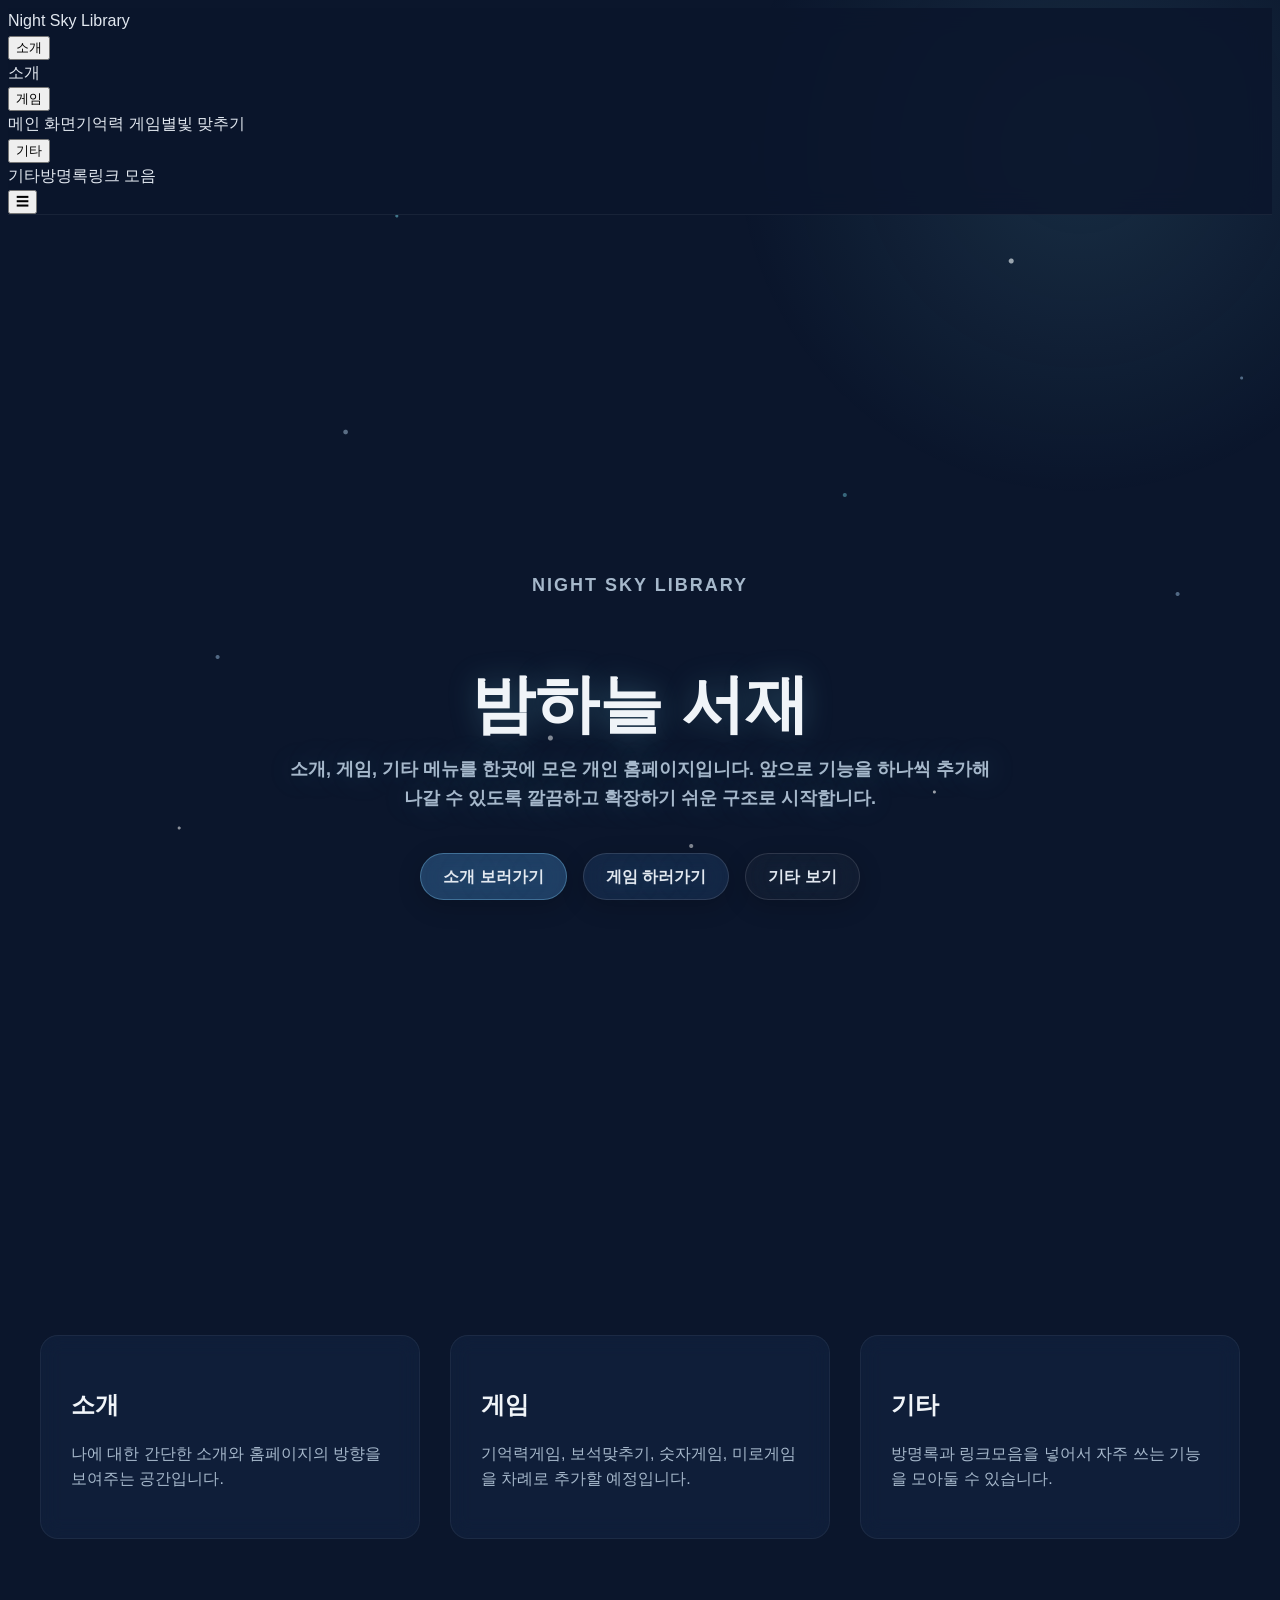
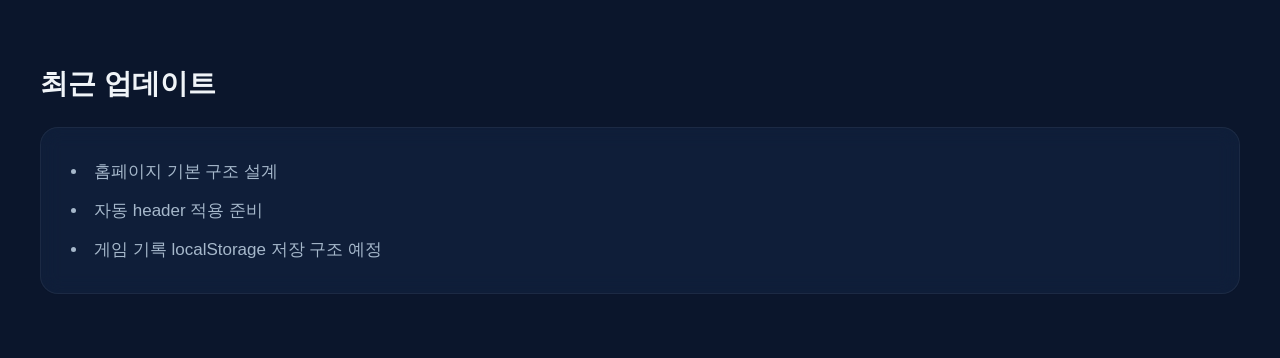
<file: index.html>
<!--
파일 위치:
/index.html
-->
<!DOCTYPE html>
<html lang="ko">
<head>
  <meta charset="UTF-8" />
  <meta name="viewport" content="width=device-width, initial-scale=1.0" />
  <meta name="description" content="신비로운 분위기의 개인 포털 홈페이지" />
  <title>잔별 개인 포털</title>
  <link rel="stylesheet" href="./css/style.css" />
  <script src="./js/header.js" defer></script>
</head>
<body>
  <div class="page-background" aria-hidden="true">
    <div class="stars"></div>
    <div class="particles"></div>
    <div class="fireflies"></div>
  </div>

  <div id="site-header"></div>

  <main class="main-page">
    <section class="hero">
      <div class="hero-content">
        <p class="hero-kicker">Night Sky Library</p>
        <h1 class="hero-title">밤하늘 서재    <p class="hero-description">
          소개, 게임, 기타 메뉴를 한곳에 모은 개인 홈페이지입니다.
          앞으로 기능을 하나씩 추가해 나갈 수 있도록 깔끔하고 확장하기 쉬운 구조로 시작합니다.
        </p>

        <div class="hero-actions">
          <a class="btn btn-primary" href="./pages/intro-home.html">소개 보러가기</a>
          <a class="btn btn-secondary" href="./pages/game.html">게임 하러가기</a>
          <a class="btn btn-ghost" href="./pages/others.html">기타 보기</a>
        </div>
      </div>
    </section>

    <section class="info-grid" aria-label="홈페이지 안내">
      <article class="info-card">
        <h2>소개</h2>
        <p>나에 대한 간단한 소개와 홈페이지의 방향을 보여주는 공간입니다.</p>
      </article>

      <article class="info-card">
        <h2>게임</h2>
        <p>기억력게임, 보석맞추기, 숫자게임, 미로게임을 차례로 추가할 예정입니다.</p>
      </article>

      <article class="info-card">
        <h2>기타</h2>
        <p>방명록과 링크모음을 넣어서 자주 쓰는 기능을 모아둘 수 있습니다.</p>
      </article>
    </section>

    <section class="update-panel" aria-label="최근 업데이트">
      <h2>최근 업데이트</h2>
      <ul class="update-list">
        <li>홈페이지 기본 구조 설계</li>
        <li>자동 header 적용 준비</li>
        <li>게임 기록 localStorage 저장 구조 예정</li>
      </ul>
    </section>
  </main>

  <noscript>
    <div class="noscript-message">
      이 홈페이지는 일부 기능에 JavaScript가 필요합니다.
    </div>
  </noscript>
</body>
</html>
</file>
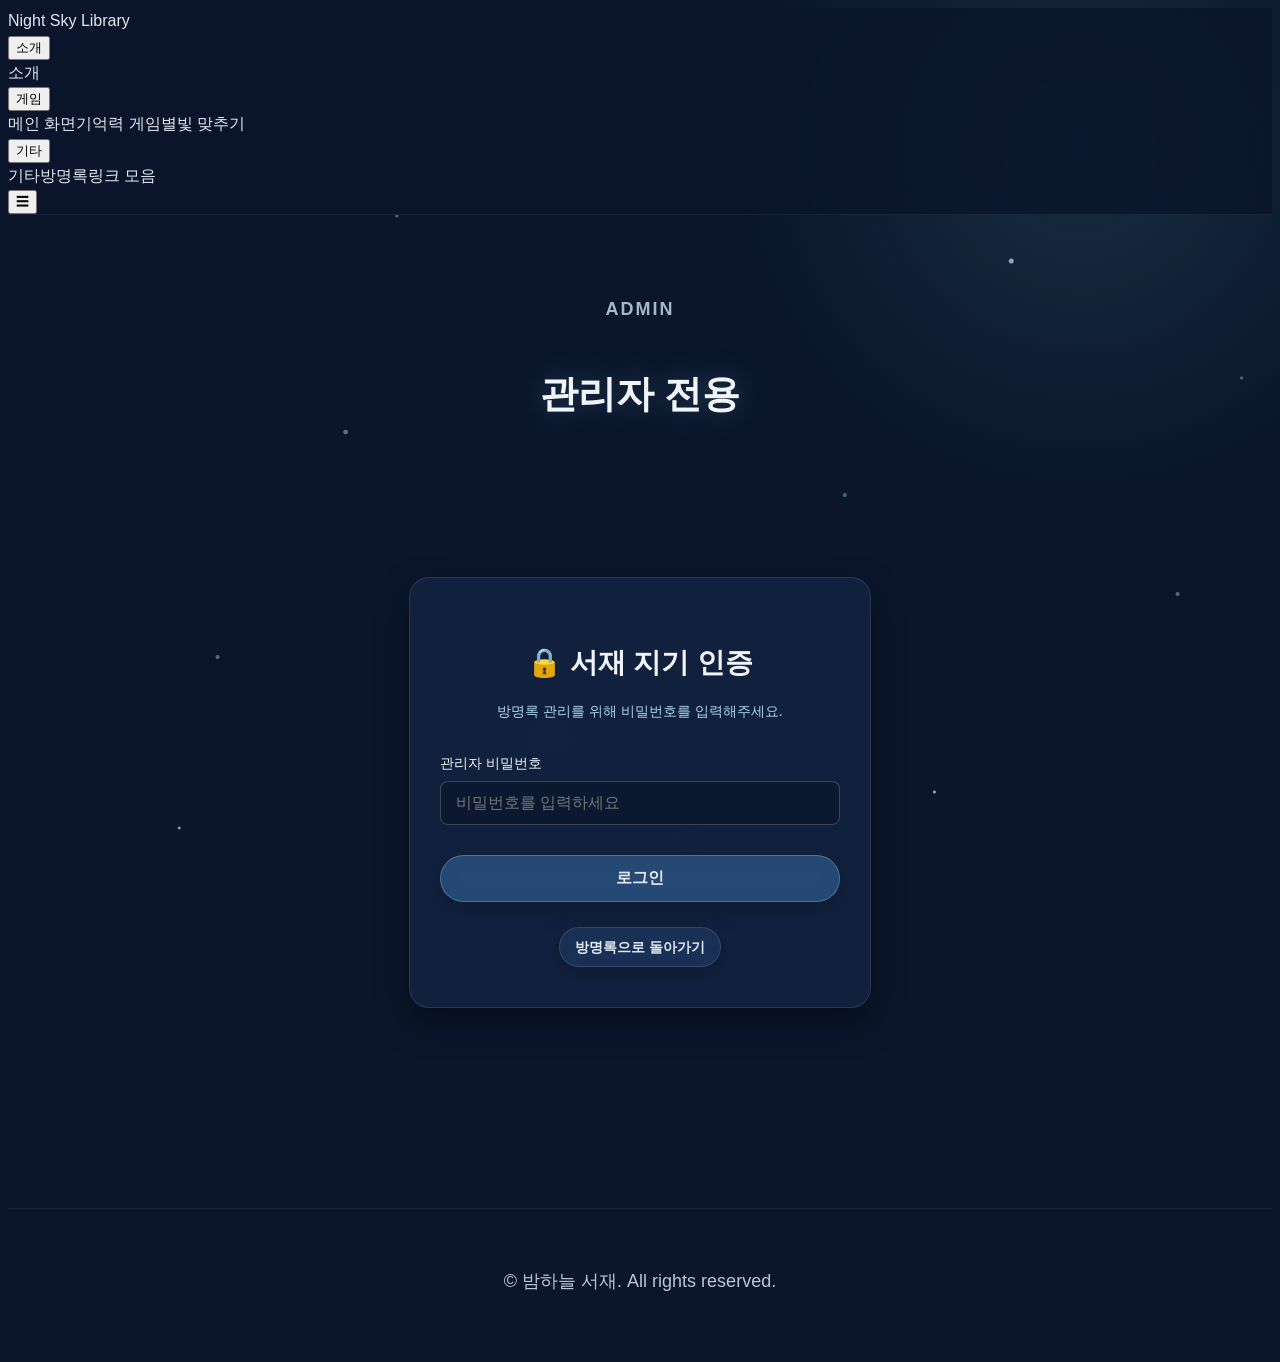
<file: pages/admin-login.html>
<!--
파일 위치:
/pages/admin-login.html
-->
<!DOCTYPE html>
<html lang="ko">
<head>
  <meta charset="UTF-8" />
  <meta name="viewport" content="width=device-width, initial-scale=1.0" />
  <meta name="description" content="밤하늘 서재 관리자 로그인" />
  <title>관리자 로그인 - 밤하늘 서재</title>
  <link rel="stylesheet" href="../css/style.css" />
  <script src="../js/header.js" defer></script>
  <style>
    .login-container {
      max-width: 400px;
      margin: 40px auto;
      background: rgba(22, 40, 74, 0.6);
      border: 1px solid rgba(255, 255, 255, 0.1);
      border-radius: 20px;
      padding: 40px 30px;
      box-shadow: 0 15px 35px rgba(0, 0, 0, 0.4);
      backdrop-filter: blur(10px);
    }
    .login-header {
      text-align: center;
      margin-bottom: 30px;
    }
    .login-header h2 {
      color: #F0F4F8;
      font-size: 28px;
      margin-bottom: 8px;
    }
    .login-header p {
      color: #A9D6E5;
      font-size: 14px;
    }
    .form-group {
      margin-bottom: 20px;
    }
    .form-group label {
      display: block;
      color: #F0F4F8;
      font-size: 14px;
      margin-bottom: 6px;
      font-weight: 500;
    }
    .form-input {
      width: 100%;
      padding: 12px 15px;
      border: 1px solid rgba(255, 255, 255, 0.2);
      border-radius: 8px;
      background: rgba(10, 20, 40, 0.6);
      color: #F0F4F8;
      font-size: 16px;
      box-sizing: border-box;
      outline: none;
      transition: border-color 0.2s;
    }
    .form-input:focus {
      border-color: #76D7EA;
    }
    .error-msg {
      color: #ff6b6b;
      font-size: 13px;
      text-align: center;
      margin-top: 15px;
      display: none;
    }
  </style>
</head>
<body>
  <div class="page-background" aria-hidden="true">
    <div class="stars"></div>
    <div class="particles"></div>
    <div class="fireflies"></div>
  </div>

  <div id="site-header"></div>

  <main class="sub-page">
    <section class="hero" style="min-height: auto; padding: 40px 20px 20px;">
      <div class="hero-content">
        <p class="hero-kicker">Admin</p>
        <h1 class="hero-title" style="margin-bottom: 2px; font-size: 38px;">관리자 전용</h1>
      </div>
    </section>

    <section style="margin-top: 10px;">
      <div class="login-container">
        <div class="login-header">
          <h2>🔒 서재 지기 인증</h2>
          <p>방명록 관리를 위해 비밀번호를 입력해주세요.</p>
        </div>

        <form onsubmit="handleLogin(event)">
          <div class="form-group">
            <label for="adminPassword">관리자 비밀번호</label>
            <input type="password" id="adminPassword" class="form-input" placeholder="비밀번호를 입력하세요" required>
          </div>
          <button type="submit" class="btn btn-primary" style="width: 100%; padding: 12px; margin-top: 10px; font-weight: bold;">로그인</button>
          <div class="error-msg" id="errorMsg">비밀번호가 올바르지 않습니다.</div>
        </form>

        <div style="margin-top: 25px; text-align: center;">
          <a href="guestbook.html" class="btn btn-secondary" style="font-size: 14px; padding: 8px 15px;">방명록으로 돌아가기</a>
        </div>
      </div>
    </section>
  </main>

  <footer>
    <p>&copy; 밤하늘 서재. All rights reserved.</p>
  </footer>

  <script>
    function handleLogin(e) {
      e.preventDefault();
      const pwInput = document.getElementById('adminPassword');
      const errorMsg = document.getElementById('errorMsg');

      // 관리자 비밀번호: '민지'
      if (pwInput.value === '민지') {
        sessionStorage.setItem('nightsky_admin', 'true');
        alert('관리자 로그인에 성공하였습니다.');
        location.href = 'guestbook.html';
      } else {
        errorMsg.style.display = 'block';
        pwInput.value = '';
        pwInput.focus();
      }
    }
  </script>

  <noscript>
    <div class="noscript-message">
      이 페이지는 JavaScript가 필요합니다.
    </div>
  </noscript>
</body>
</html>
</file>
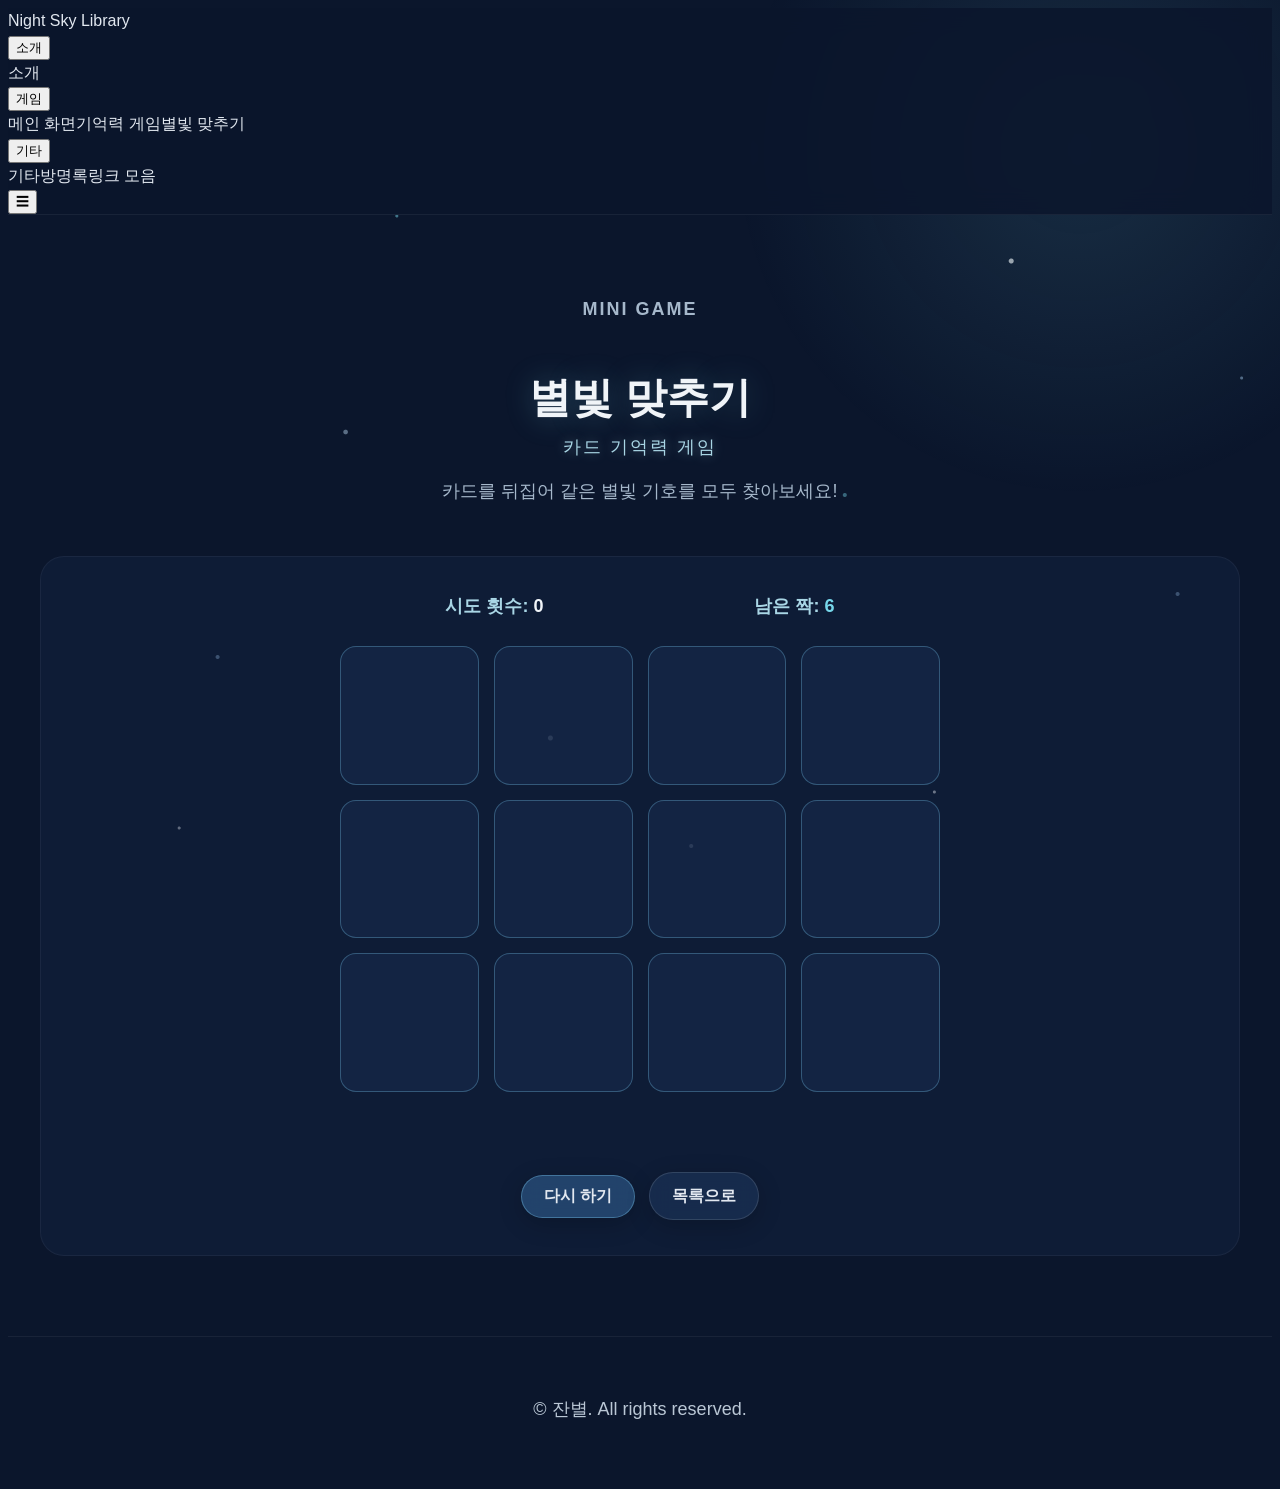
<file: pages/game-memory.html>
<!--
파일 위치:
/pages/game-memory.html
-->
<!DOCTYPE html>
<html lang="ko">
<head>
  <meta charset="UTF-8" />
  <meta name="viewport" content="width=device-width, initial-scale=1.0" />
  <meta name="description" content="밤하늘 서재 별빛 맞추기 기억력 게임" />
  <title>별빛 맞추기 - 밤하늘 서재</title>
  <link rel="stylesheet" href="../css/style.css" />
  <script src="../js/header.js" defer></script>
  <style>
    .game-container {
      max-width: 600px;
      margin: 0 auto;
      text-align: center;
    }
    .game-info {
      display: flex;
      justify-content: space-around;
      margin-bottom: 25px;
      font-size: 18px;
      color: #A9D6E5;
      font-weight: 600;
    }
    .memory-grid {
      display: grid;
      grid-template-columns: repeat(4, 1fr);
      gap: 15px;
      perspective: 1000px;
    }
    .memory-card {
      aspect-ratio: 1;
      background: rgba(22, 40, 74, 0.7);
      border: 1px solid rgba(130, 210, 245, 0.3);
      border-radius: 16px;
      cursor: pointer;
      display: flex;
      align-items: center;
      justify-content: center;
      font-size: 36px;
      user-select: none;
      transition: transform 0.2s, background 0.2s, border-color 0.2s;
      transform-style: preserve-3d;
    }
    .memory-card.flipped {
      background: rgba(45, 80, 130, 0.85);
      border-color: #76D7EA;
      box-shadow: 0 0 15px rgba(118,215,234,0.3);
    }
    .memory-card.matched {
      background: rgba(28, 90, 110, 0.5);
      border-color: rgba(118, 215, 234, 0.5);
      opacity: 0.6;
      cursor: default;
    }
    .game-message {
      margin-top: 25px;
      font-size: 20px;
      font-weight: 600;
      color: #F0F4F8;
      min-height: 30px;
    }
  </style>
</head>
<body>
  <div class="page-background" aria-hidden="true">
    <div class="stars"></div>
    <div class="particles"></div>
    <div class="fireflies"></div>
  </div>

  <div id="site-header"></div>

  <main class="sub-page">
    <section class="hero" style="min-height: auto; padding: 40px 20px 20px;">
      <div class="hero-content">
        <p class="hero-kicker">Mini Game</p>
        <h1 class="hero-title" style="margin-bottom: 2px; font-size: 42px;">별빛 맞추기</h1>
        <p style="font-size: 18px; font-weight: 500; color: #A9D6E5; text-align: center; margin-bottom: 15px; letter-spacing: 2px; text-shadow: 0 0 12px rgba(169,214,229,0.4);">카드 기억력 게임</p>
        <p class="hero-description" style="margin-bottom: 20px;">
          카드를 뒤집어 같은 별빛 기호를 모두 찾아보세요!
        </p>
      </div>
    </section>

    <section style="margin-top: 10px; background: rgba(22, 40, 74, 0.35); border: 1px solid rgba(255, 255, 255, 0.05); border-radius: 24px; padding: 35px 25px;">
      <div class="game-container">
        <div class="game-info">
          <span>시도 횟수: <strong id="attempts" style="color: #F0F4F8;">0</strong></span>
          <span>남은 짝: <strong id="pairs-left" style="color: #76D7EA;">6</strong></span>
        </div>

        <div class="memory-grid" id="memoryGrid"></div>

        <div class="game-message" id="gameMessage"></div>

        <div style="margin-top: 25px;">
          <button class="btn btn-primary" id="restartBtn" onclick="startGame()">다시 하기</button>
          <a href="game.html" class="btn btn-secondary" style="margin-left: 10px;">목록으로</a>
        </div>
      </div>
    </section>
  </main>

  <footer>
    <p>&copy; 잔별. All rights reserved.</p>
  </footer>

  <script>
    const symbols = ['⭐', '🌙', '🪐', '☄️', '🌌', '🚀'];
    let cards = [];
    let flippedCards = [];
    let matchedPairs = 0;
    let attempts = 0;
    let isLocked = false;

    const gridEl = document.getElementById('memoryGrid');
    const attemptsEl = document.getElementById('attempts');
    const pairsLeftEl = document.getElementById('pairs-left');
    const messageEl = document.getElementById('gameMessage');

    function startGame() {
      gridEl.innerHTML = '';
      flippedCards = [];
      matchedPairs = 0;
      attempts = 0;
      isLocked = false;
      attemptsEl.textContent = attempts;
      pairsLeftEl.textContent = symbols.length;
      messageEl.textContent = '';

      let deck = [...symbols, ...symbols];
      deck.sort(() => Math.random() - 0.5);

      deck.forEach((symbol, index) => {
        const card = document.createElement('div');
        card.classList.add('memory-card');
        card.dataset.symbol = symbol;
        card.dataset.index = index;
        card.addEventListener('click', flipCard);
        gridEl.appendChild(card);
      });
    }

    function flipCard() {
      if (isLocked) return;
      if (this.classList.contains('flipped') || this.classList.contains('matched')) return;

      this.classList.add('flipped');
      this.textContent = this.dataset.symbol;
      flippedCards.push(this);

      if (flippedCards.length === 2) {
        attempts++;
        attemptsEl.textContent = attempts;
        checkMatch();
      }
    }

    function checkMatch() {
      const [card1, card2] = flippedCards;
      const isMatch = card1.dataset.symbol === card2.dataset.symbol;

      if (isMatch) {
        card1.classList.add('matched');
        card2.classList.add('matched');
        matchedPairs++;
        pairsLeftEl.textContent = symbols.length - matchedPairs;
        flippedCards = [];

        if (matchedPairs === symbols.length) {
          messageEl.textContent = `🎉 축하합니다! ${attempts}번 만에 모든 별빛을 찾았어요!`;
        }
      } else {
        isLocked = true;
        // 틀렸을 때 빠르게 되돌아가도록 대기 시간을 350밀리초로 단축
        setTimeout(() => {
          card1.classList.remove('flipped');
          card1.textContent = '';
          card2.classList.remove('flipped');
          card2.textContent = '';
          flippedCards = [];
          isLocked = false;
        }, 350);
      }
    }

    window.addEventListener('DOMContentLoaded', startGame);
  </script>

  <noscript>
    <div class="noscript-message">
      이 홈페이지는 미니게임 플레이에 JavaScript가 필요합니다.
    </div>
  </noscript>
</body>
</html>
</file>
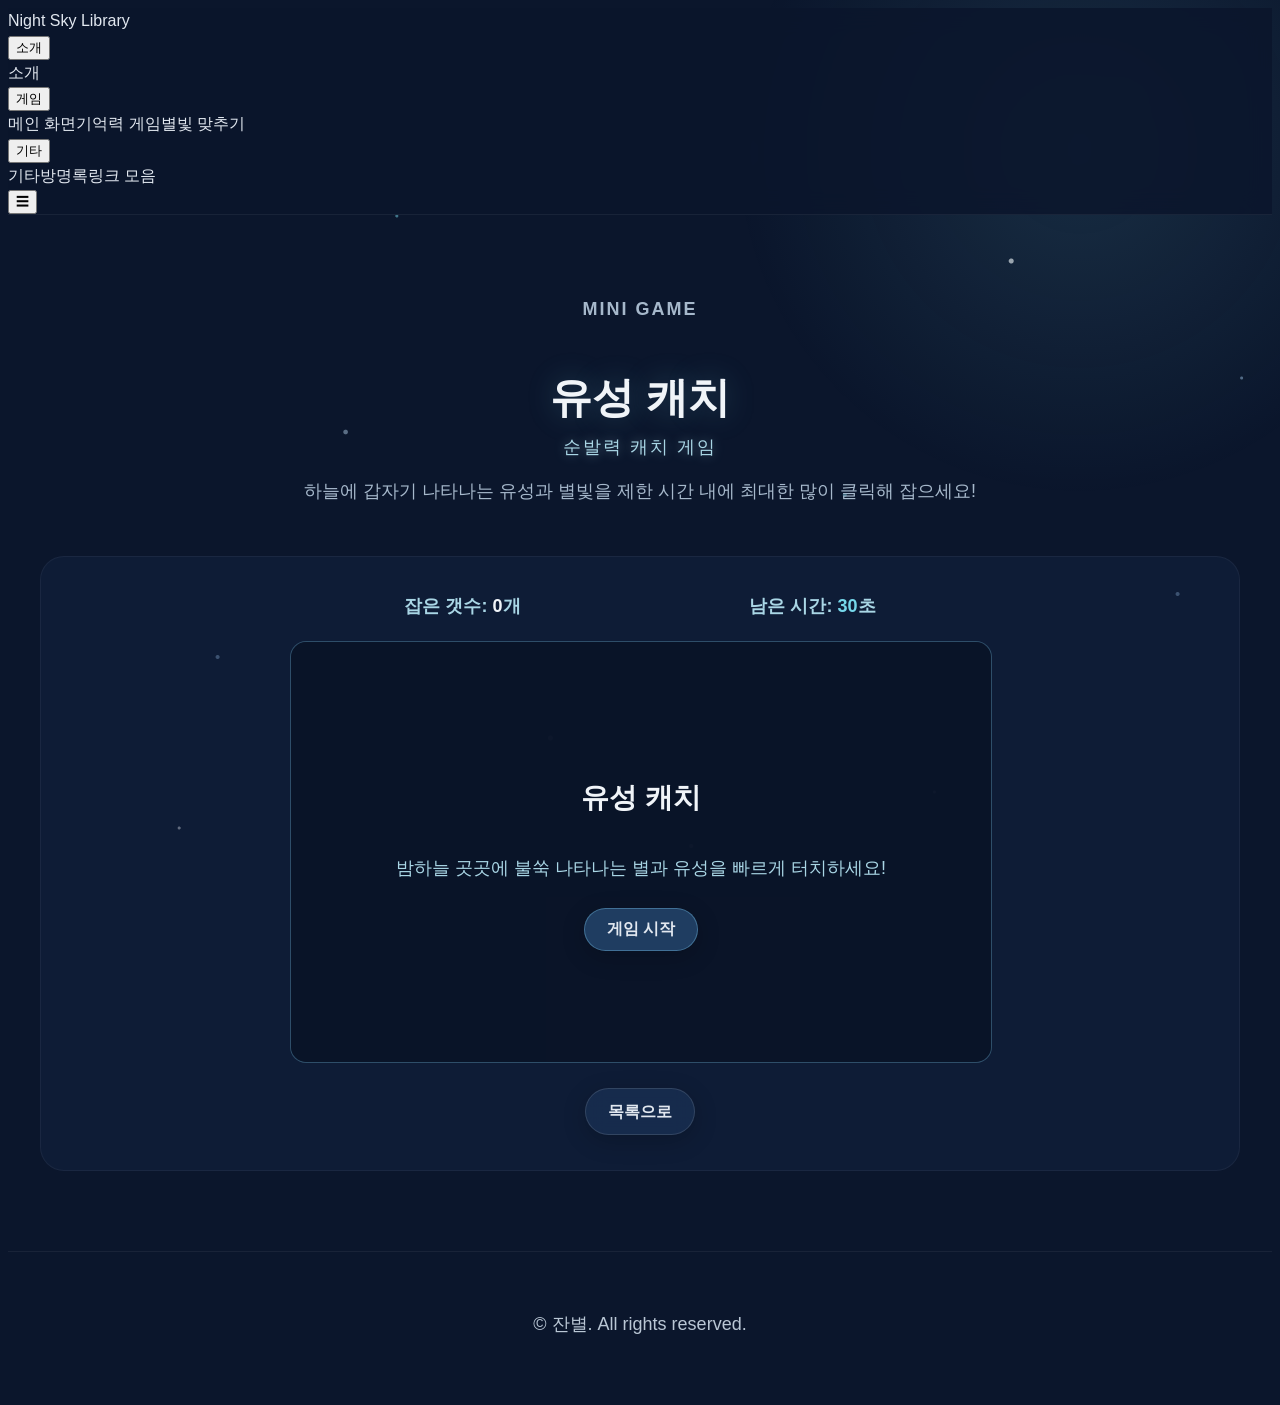
<file: pages/game-meteor.html>
<!--
파일 위치:
/pages/game-meteor.html
-->
<!DOCTYPE html>
<html lang="ko">
<head>
  <meta charset="UTF-8" />
  <meta name="viewport" content="width=device-width, initial-scale=1.0" />
  <meta name="description" content="밤하늘 서재 유성 캐치 아케이드 게임" />
  <title>유성 캐치 - 밤하늘 서재</title>
  <link rel="stylesheet" href="../css/style.css" />
  <script src="../js/header.js" defer></script>
  <style>
    .game-container {
      max-width: 700px;
      margin: 0 auto;
      text-align: center;
    }
    .game-info {
      display: flex;
      justify-content: space-around;
      margin-bottom: 20px;
      font-size: 18px;
      color: #A9D6E5;
      font-weight: 600;
    }
    .game-board {
      position: relative;
      width: 100%;
      height: 420px;
      background: rgba(10, 20, 40, 0.7);
      border: 1px solid rgba(130, 210, 245, 0.3);
      border-radius: 16px;
      overflow: hidden;
      cursor: crosshair;
    }
    .meteor-target {
      position: absolute;
      font-size: 38px;
      user-select: none;
      cursor: pointer;
      animation: popIn 0.2s cubic-bezier(0.175, 0.885, 0.32, 1.275);
      transform: translate(-50%, -50%);
      transition: transform 0.1s;
    }
    .meteor-target:active {
      transform: translate(-50%, -50%) scale(1.3);
    }
    @keyframes popIn {
      0% {
        transform: translate(-50%, -50%) scale(0);
        opacity: 0;
      }
      100% {
        transform: translate(-50%, -50%) scale(1);
        opacity: 1;
      }
    }
    .game-overlay {
      position: absolute;
      top: 0;
      left: 0;
      width: 100%;
      height: 100%;
      background: rgba(10, 20, 40, 0.85);
      display: flex;
      flex-direction: column;
      align-items: center;
      justify-content: center;
      border-radius: 16px;
      z-index: 10;
    }
  </style>
</head>
<body>
  <div class="page-background" aria-hidden="true">
    <div class="stars"></div>
    <div class="particles"></div>
    <div class="fireflies"></div>
  </div>

  <div id="site-header"></div>

  <main class="sub-page">
    <section class="hero" style="min-height: auto; padding: 40px 20px 20px;">
      <div class="hero-content">
        <p class="hero-kicker">Mini Game</p>
        <h1 class="hero-title" style="margin-bottom: 2px; font-size: 42px;">유성 캐치</h1>
        <p style="font-size: 18px; font-weight: 500; color: #A9D6E5; text-align: center; margin-bottom: 15px; letter-spacing: 2px; text-shadow: 0 0 12px rgba(169,214,229,0.4);">순발력 캐치 게임</p>
        <p class="hero-description" style="margin-bottom: 20px;">
          하늘에 갑자기 나타나는 유성과 별빛을 제한 시간 내에 최대한 많이 클릭해 잡으세요!
        </p>
      </div>
    </section>

    <section style="margin-top: 10px; background: rgba(22, 40, 74, 0.35); border: 1px solid rgba(255, 255, 255, 0.05); border-radius: 24px; padding: 35px 25px;">
      <div class="game-container">
        <div class="game-info">
          <span>잡은 갯수: <strong id="score" style="color: #F0F4F8;">0</strong>개</span>
          <span>남은 시간: <strong id="timer" style="color: #76D7EA;">30</strong>초</span>
        </div>

        <div class="game-board" id="gameBoard">
          <div class="game-overlay" id="startOverlay">
            <h2 style="color: #F0F4F8; margin-bottom: 15px; font-size: 28px;">유성 캐치</h2>
            <p style="color: #A9D6E5; margin-bottom: 25px;">밤하늘 곳곳에 불쑥 나타나는 별과 유성을 빠르게 터치하세요!</p>
            <button class="btn btn-primary" onclick="startGame()">게임 시작</button>
          </div>
        </div>

        <div style="margin-top: 25px;">
          <a href="game.html" class="btn btn-secondary">목록으로</a>
        </div>
      </div>
    </section>
  </main>

  <footer>
    <p>&copy; 잔별. All rights reserved.</p>
  </footer>

  <script>
    let score = 0;
    let timeLeft = 30;
    let gameInterval = null;
    let spawnTimer = null;
    let isPlaying = false;

    const boardEl = document.getElementById('gameBoard');
    const scoreEl = document.getElementById('score');
    const timerEl = document.getElementById('timer');
    const startOverlay = document.getElementById('startOverlay');

    const symbols = ['⭐', '☄️', '✨', '🌟', '💫'];

    function startGame() {
      // 초기화
      score = 0;
      timeLeft = 30;
      scoreEl.textContent = score;
      timerEl.textContent = timeLeft;
      startOverlay.style.display = 'none';
      isPlaying = true;

      // 기존 유성 제거
      document.querySelectorAll('.meteor-target').forEach(el => el.remove());

      // 타이머 시작
      gameInterval = setInterval(() => {
        timeLeft--;
        timerEl.textContent = timeLeft;
        if (timeLeft <= 0) {
          endGame();
        }
      }, 1000);

      // 유성 출현 루프 시작
      scheduleNextSpawn();
    }

    function scheduleNextSpawn() {
      if (!isPlaying) return;

      spawnMeteor();

      // 난이도에 따라 출현 간격 조절 (0.6초 ~ 1.1초 사이 랜덤)
      const nextTime = Math.random() * 500 + 600;
      spawnTimer = setTimeout(scheduleNextSpawn, nextTime);
    }

    function spawnMeteor() {
      if (!isPlaying) return;

      const meteor = document.createElement('div');
      meteor.classList.add('meteor-target');
      meteor.textContent = symbols[Math.floor(Math.random() * symbols.length)];

      // 보드 안에서 여유 공간을 두고 랜덤 좌표 생성 (패딩 40px)
      const padding = 50;
      const maxWidth = boardEl.clientWidth - padding * 2;
      const maxHeight = boardEl.clientHeight - padding * 2;

      const randomX = Math.floor(Math.random() * maxWidth) + padding;
      const randomY = Math.floor(Math.random() * maxHeight) + padding;

      meteor.style.left = randomX + 'px';
      meteor.style.top = randomY + 'px';

      // 클릭 시 점수 획득 및 즉시 삭제
      meteor.addEventListener('click', (e) => {
        e.stopPropagation();
        if (!isPlaying) return;
        score++;
        scoreEl.textContent = score;

        // 터지는 효과
        meteor.style.transform = 'translate(-50%, -50%) scale(1.6)';
        meteor.style.opacity = '0';
        setTimeout(() => meteor.remove(), 150);
      });

      boardEl.appendChild(meteor);

      // 클릭하지 않으면 1.1초 ~ 1.6초 뒤에 자동으로 사라짐
      const disappearTime = Math.random() * 500 + 1100;
      setTimeout(() => {
        if (meteor.parentElement) {
          meteor.style.opacity = '0';
          setTimeout(() => meteor.remove(), 200);
        }
      }, disappearTime);
    }

    function endGame() {
      isPlaying = false;
      clearInterval(gameInterval);
      clearTimeout(spawnTimer);

      // 남은 유성 제거
      document.querySelectorAll('.meteor-target').forEach(el => el.remove());

      // 결과 오버레이 표시
      startOverlay.style.display = 'flex';
      startOverlay.innerHTML = `
        <h2 style="color: #F0F4F8; margin-bottom: 10px; font-size: 28px;">게임 종료!</h2>
        <p style="color: #76D7EA; font-size: 22px; font-weight: bold; margin-bottom: 20px;">총 잡은 유성: ${score}개</p>
        <button class="btn btn-primary" onclick="startGame()">다시 하기</button>
      `;
    }
  </script>

  <noscript>
    <div class="noscript-message">
      이 홈페이지는 미니게임 플레이에 JavaScript가 필요합니다.
    </div>
  </noscript>
</body>
</html>
</file>
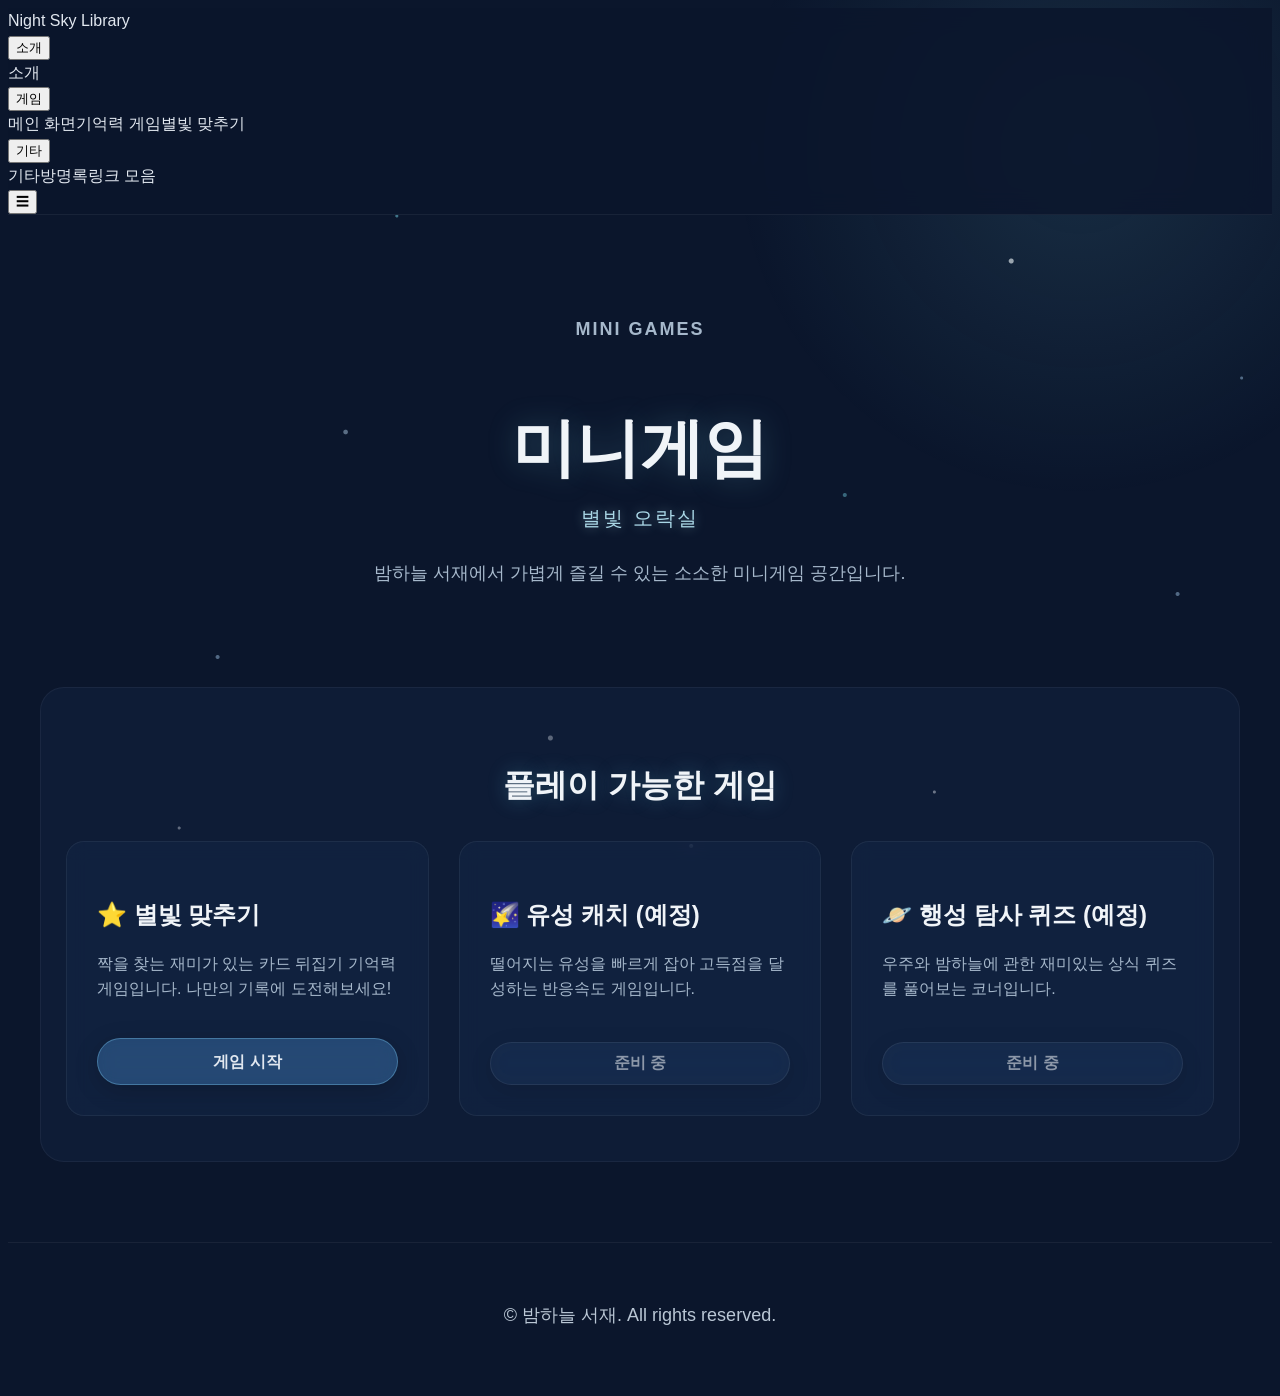
<file: pages/game.html>
<!--
파일 위치:
/pages/game.html
-->
<!DOCTYPE html>
<html lang="ko">
<head>
  <meta charset="UTF-8" />
  <meta name="viewport" content="width=device-width, initial-scale=1.0" />
  <meta name="description" content="밤하늘 서재 미니게임 공간" />
  <title>미니게임 - 밤하늘 서재</title>
  <link rel="stylesheet" href="../css/style.css" />
  <script src="../js/header.js" defer></script>
</head>
<body>
  <div class="page-background" aria-hidden="true">
    <div class="stars"></div>
    <div class="particles"></div>
    <div class="fireflies"></div>
  </div>

  <div id="site-header"></div>

  <main class="sub-page">
    <!-- Hero 섹션 -->
    <section class="hero" style="min-height: auto; padding: 60px 20px 40px;">
      <div class="hero-content">
        <p class="hero-kicker">Mini Games</p>
        <h1 class="hero-title" style="margin-bottom: 2px;">미니게임</h1>
        <p style="font-size: 20px; font-weight: 500; color: #A9D6E5; text-align: center; margin-bottom: 25px; letter-spacing: 2px; text-shadow: 0 0 12px rgba(169,214,229,0.4);">별빛 오락실</p>
        <p class="hero-description">
          밤하늘 서재에서 가볍게 즐길 수 있는 소소한 미니게임 공간입니다.
        </p>
      </div>
    </section>

    <!-- 게임 목록 섹션 -->
    <section style="margin-top: 20px; background: rgba(22, 40, 74, 0.35); border: 1px solid rgba(255, 255, 255, 0.05); border-radius: 24px; padding: 45px 25px;">
      <h2 style="font-size: 32px; margin-bottom: 30px; color: #F0F4F8; text-align: center; text-shadow: 0 0 20px rgba(118,215,234,0.25);">플레이 가능한 게임</h2>
      
      <div class="card-grid" style="margin-top: 0; padding: 0;">
        <article class="card" style="display: flex; flex-direction: column; justify-content: space-between; box-sizing: border-box;">
          <div>
            <h3>⭐ 별빛 맞추기</h3>
            <p>짝을 찾는 재미가 있는 카드 뒤집기 기억력 게임입니다. 나만의 기록에 도전해보세요!</p>
          </div>
          <div style="margin-top: 20px; width: 100%;">
            <a href="game-memory.html" class="btn btn-primary" style="display: block; width: 100%; text-align: center; box-sizing: border-box; padding: 10px 15px;">게임 시작</a>
          </div>
        </article>

        <article class="card" style="display: flex; flex-direction: column; justify-content: space-between; box-sizing: border-box;">
          <div>
            <h3>🌠 유성 캐치 (예정)</h3>
            <p>떨어지는 유성을 빠르게 잡아 고득점을 달성하는 반응속도 게임입니다.</p>
          </div>
          <div style="margin-top: 20px; width: 100%;">
            <button class="btn btn-secondary" style="display: block; width: 100%; cursor: not-allowed; opacity: 0.6; box-sizing: border-box; padding: 10px 15px;">준비 중</button>
          </div>
        </article>

        <article class="card" style="display: flex; flex-direction: column; justify-content: space-between; box-sizing: border-box;">
          <div>
            <h3>🪐 행성 탐사 퀴즈 (예정)</h3>
            <p>우주와 밤하늘에 관한 재미있는 상식 퀴즈를 풀어보는 코너입니다.</p>
          </div>
          <div style="margin-top: 20px; width: 100%;">
            <button class="btn btn-secondary" style="display: block; width: 100%; cursor: not-allowed; opacity: 0.6; box-sizing: border-box; padding: 10px 15px;">준비 중</button>
          </div>
        </article>
      </div>
    </section>
  </main>

  <footer>
    <p>&copy; 밤하늘 서재. All rights reserved.</p>
  </footer>

  <noscript>
    <div class="noscript-message">
      이 홈페이지는 일부 기능에 JavaScript가 필요합니다.
    </div>
  </noscript>
</body>
</html>
</file>
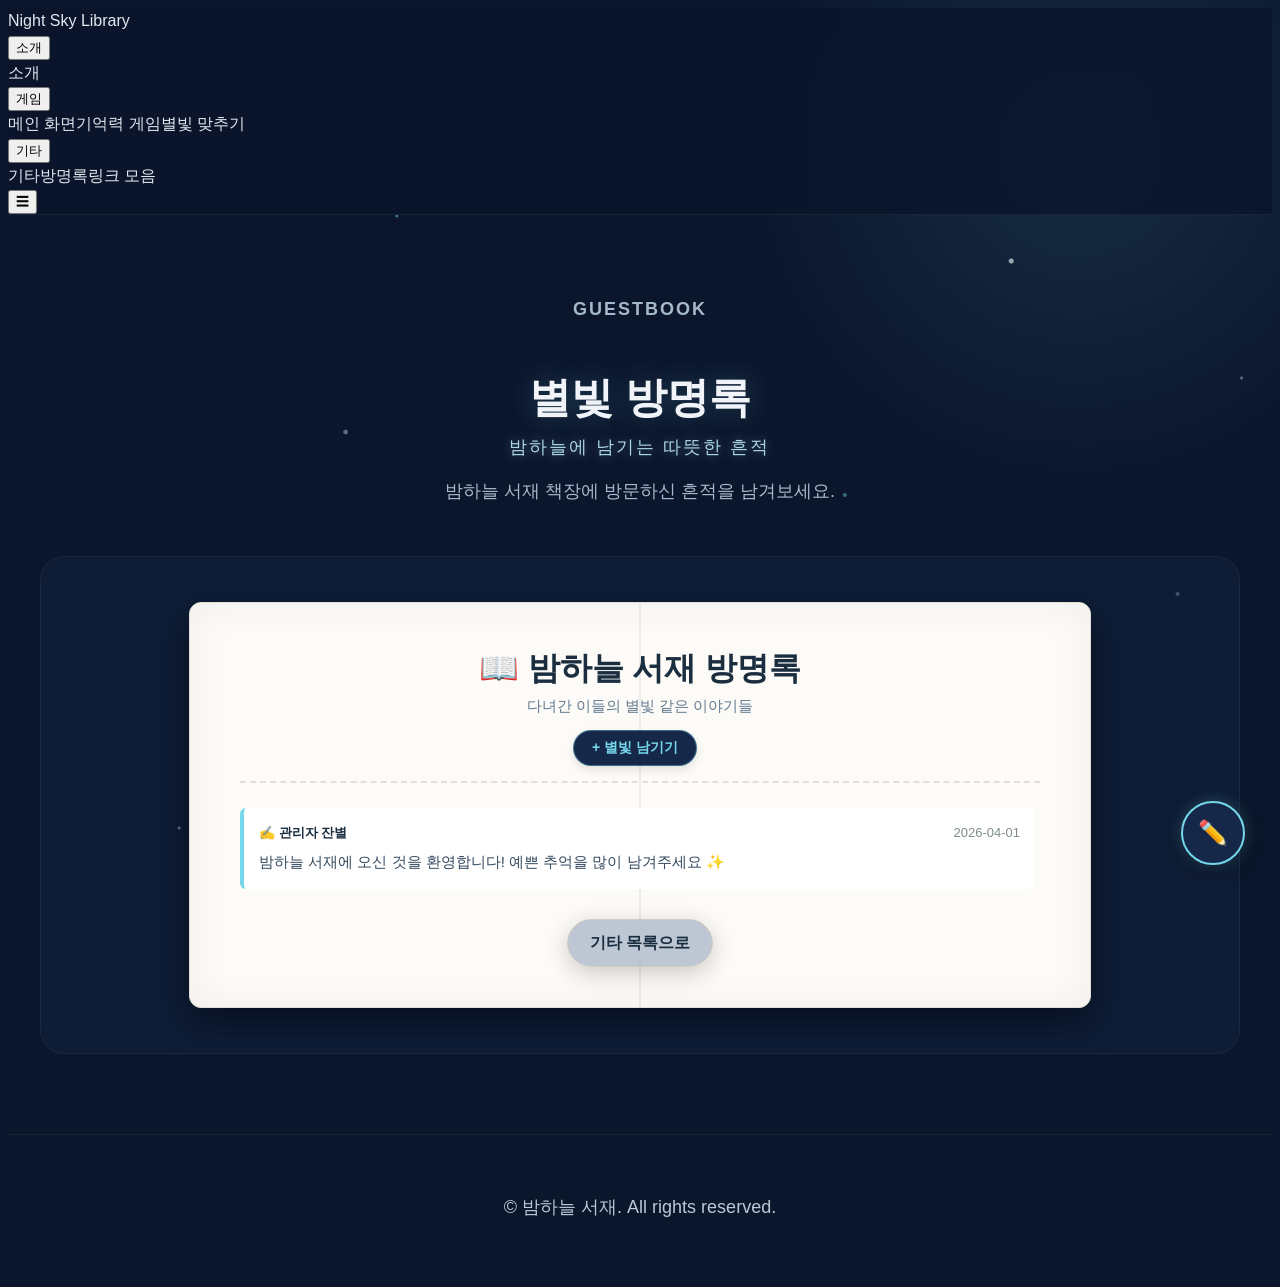
<file: pages/guestbook.html>
<!DOCTYPE html>
<html lang="ko">
<head>
  <meta charset="UTF-8" />
  <meta name="viewport" content="width=device-width, initial-scale=1.0" />
  <meta name="description" content="밤하늘 서재 별빛 방명록" />
  <title>별빛 방명록 - 밤하늘 서재</title>
  <link rel="stylesheet" href="../css/style.css" />
  <script src="../js/header.js" defer></script>
  <style>
    .book-container {
      max-width: 800px;
      margin: 0 auto;
      background: #FDFBF7;
      color: #2C3E50;
      border-radius: 12px;
      box-shadow: 0 15px 35px rgba(0, 0, 0, 0.4), inset 0 0 40px rgba(0, 0, 0, 0.05);
      border: 1px solid #E5DFD3;
      padding: 40px 50px;
      position: relative;
    }
    .book-container::before {
      content: '';
      position: absolute;
      top: 0;
      bottom: 0;
      left: 50%;
      width: 2px;
      background: rgba(0, 0, 0, 0.06);
      transform: translateX(-50%);
    }
    .book-header {
      text-align: center;
      margin-bottom: 25px;
      border-bottom: 2px dashed #E5DFD3;
      padding-bottom: 15px;
      display: flex;
      flex-direction: column;
      align-items: center;
      gap: 12px;
    }
    .book-header h2 {
      font-size: 32px;
      color: #1A2E40;
      margin: 0;
    }
    .book-header p {
      font-size: 15px;
      color: #617A91;
      margin: 0;
    }
    .header-actions {
      display: flex;
      gap: 10px;
      align-items: center;
    }
    .write-trigger-btn {
      background: #16284A;
      color: #76D7EA;
      border: 1px solid rgba(118,215,234,0.4);
      padding: 8px 18px;
      border-radius: 20px;
      font-size: 14px;
      font-weight: 600;
      cursor: pointer;
      box-shadow: 0 4px 10px rgba(0,0,0,0.1);
      transition: all 0.2s;
    }
    .write-trigger-btn:hover {
      background: #1e355e;
      transform: translateY(-2px);
    }
    .admin-logout-btn {
      background: #1A2E40;
      color: #76D7EA;
      border: 1px solid #76D7EA;
      padding: 6px 12px;
      border-radius: 15px;
      font-size: 12px;
      cursor: pointer;
    }
    
    /* 방명록 목록 */
    .guestbook-list {
      display: flex;
      flex-direction: column;
      gap: 15px;
      max-height: 500px;
      overflow-y: auto;
      padding-right: 5px;
    }
    .guestbook-item {
      background: #FFFFFF;
      border-left: 4px solid #76D7EA;
      padding: 15px;
      border-radius: 6px;
      box-shadow: 0 2px 5px rgba(0,0,0,0.03);
      position: relative;
    }
    .guestbook-item .item-info {
      display: flex;
      justify-content: space-between;
      align-items: center;
      font-size: 13px;
      color: #7F8C8D;
      margin-bottom: 6px;
    }
    .guestbook-item .item-author {
      font-weight: bold;
      color: #1A2E40;
    }
    .guestbook-item .item-content {
      font-size: 15px;
      color: #34495E;
      word-break: break-all;
      white-space: pre-wrap;
    }
    .delete-btn {
      background: #ff6b6b;
      color: white;
      border: none;
      padding: 3px 8px;
      border-radius: 4px;
      font-size: 11px;
      cursor: pointer;
      font-weight: bold;
      transition: background 0.2s;
    }
    .delete-btn:hover {
      background: #fa5252;
    }
    .no-entries {
      text-align: center;
      color: #7F8C8D;
      padding: 40px 0;
      font-style: italic;
    }

    /* 플로팅 연필 버튼 */
    .floating-pencil {
      position: fixed;
      bottom: 35px;
      right: 35px;
      width: 60px;
      height: 60px;
      background: #16284A;
      color: #76D7EA;
      border: 2px solid #76D7EA;
      border-radius: 50%;
      display: flex;
      align-items: center;
      justify-content: center;
      font-size: 24px;
      cursor: pointer;
      box-shadow: 0 5px 20px rgba(0,0,0,0.4), 0 0 15px rgba(118,215,234,0.3);
      z-index: 100;
      transition: transform 0.2s, background 0.2s;
    }
    .floating-pencil:hover {
      transform: scale(1.1);
      background: #1e355e;
    }

    /* 작성 모달 팝업 */
    .modal-overlay {
      position: fixed;
      top: 0;
      left: 0;
      width: 100%;
      height: 100%;
      background: rgba(10, 20, 40, 0.7);
      backdrop-filter: blur(5px);
      display: flex;
      align-items: center;
      justify-content: center;
      z-index: 1000;
      opacity: 0;
      visibility: hidden;
      transition: opacity 0.3s, visibility 0.3s;
    }
    .modal-overlay.active {
      opacity: 1;
      visibility: visible;
    }
    .modal-card {
      background: #FDFBF7;
      color: #2C3E50;
      width: 90%;
      max-width: 450px;
      padding: 30px;
      border-radius: 16px;
      box-shadow: 0 10px 30px rgba(0,0,0,0.5);
      border: 1px solid #E5DFD3;
      position: relative;
      transform: translateY(20px);
      transition: transform 0.3s;
    }
    .modal-overlay.active .modal-card {
      transform: translateY(0);
    }
    .modal-header {
      display: flex;
      justify-content: space-between;
      align-items: center;
      margin-bottom: 20px;
      border-bottom: 2px dashed #E5DFD3;
      padding-bottom: 10px;
    }
    .modal-header h3 {
      margin: 0;
      color: #1A2E40;
      font-size: 22px;
    }
    .close-btn {
      background: none;
      border: none;
      font-size: 22px;
      cursor: pointer;
      color: #7F8C8D;
    }
    .close-btn:hover {
      color: #1A2E40;
    }
    .form-group {
      margin-bottom: 15px;
    }
    .form-group label {
      display: block;
      font-size: 14px;
      font-weight: bold;
      color: #2C3E50;
      margin-bottom: 5px;
    }
    .form-input, .form-textarea {
      width: 100%;
      padding: 10px 12px;
      border: 1px solid #D6CBC0;
      border-radius: 6px;
      background: #FFFFFF;
      font-size: 15px;
      color: #2C3E50;
      box-sizing: border-box;
      font-family: inherit;
    }
    .form-textarea {
      resize: vertical;
      height: 90px;
    }
  </style>
</head>
<body>
  <div class="page-background" aria-hidden="true">
    <div class="stars"></div>
    <div class="particles"></div>
    <div class="fireflies"></div>
  </div>

  <div id="site-header"></div>

  <main class="sub-page">
    <section class="hero" style="min-height: auto; padding: 40px 20px 20px;">
      <div class="hero-content">
        <p class="hero-kicker" style="cursor: pointer;" onclick="goToAdminLogin()" title="관리자 로그인">Guestbook</p>
        <h1 class="hero-title" style="margin-bottom: 2px; font-size: 42px;">별빛 방명록</h1>
        <p style="font-size: 18px; font-weight: 500; color: #A9D6E5; text-align: center; margin-bottom: 15px; letter-spacing: 2px; text-shadow: 0 0 12px rgba(169,214,229,0.4);">밤하늘에 남기는 따뜻한 흔적</p>
        <p class="hero-description" style="margin-bottom: 20px;">
          밤하늘 서재 책장에 방문하신 흔적을 남겨보세요.
        </p>
      </div>
    </section>

    <section style="margin-top: 10px; background: rgba(22, 40, 74, 0.35); border: 1px solid rgba(255, 255, 255, 0.05); border-radius: 24px; padding: 45px 25px;">
      <div class="book-container">
        <div class="book-header">
          <div>
            <h2>📖 밤하늘 서재 방명록</h2>
            <p>다녀간 이들의 별빛 같은 이야기들</p>
          </div>
          <div class="header-actions">
            <button class="write-trigger-btn" onclick="openModal()">+ 별빛 남기기</button>
            <div id="authActionArea"></div>
          </div>
        </div>

        <div class="guestbook-list" id="guestbookList">
          </div>

        <div style="margin-top: 30px; text-align: center;">
          <a href="others.html" class="btn btn-secondary" style="color: #1A2E40; border-color: #D6CBC0;">기타 목록으로</a>
        </div>
      </div>
    </section>
  </main>

  <div class="floating-pencil" onclick="openModal()" title="방명록 작성하기">
    ✏️
  </div>

  <div class="modal-overlay" id="writeModal" onclick="handleModalClick(event)">
    <div class="modal-card">
      <div class="modal-header">
        <h3>✨ 별빛 남기기</h3>
        <button class="close-btn" onclick="closeModal()">&times;</button>
      </div>
      <form id="guestbookForm" onsubmit="addEntry(event)">
        <div class="form-group">
          <label for="author">닉네임</label>
          <input type="text" id="author" class="form-input" placeholder="이름 또는 별칭을 입력하세요" required maxlength="15">
        </div>
        <div class="form-group">
          <label for="message">메시지</label>
          <textarea id="message" class="form-textarea" placeholder="따뜻한 한마디를 남겨주세요 (최대 150자)" required maxlength="150"></textarea>
        </div>
        <button type="submit" class="btn btn-primary" style="width: 100%; padding: 12px; background: #16284A; color: #F0F4F8; border: none; border-radius: 6px; cursor: pointer; font-weight: bold; margin-top: 10px;">작성 완료</button>
      </form>
    </div>
  </div>

  <footer>
    <p>&copy; 밤하늘 서재. All rights reserved.</p>
  </footer>

  <script>
    function checkAdminStatus() {
      const isAdmin = sessionStorage.getItem('nightsky_admin') === 'true';
      const authArea = document.getElementById('authActionArea');

      if (isAdmin) {
        authArea.innerHTML = `<button class="admin-logout-btn" onclick="logoutAdmin()">로그아웃</button>`;
      } else {
        authArea.innerHTML = '';
      }
    }

    function logoutAdmin() {
      sessionStorage.removeItem('nightsky_admin');
      alert('관리자 로그아웃되었습니다.');
      checkAdminStatus();
      renderEntries();
    }

    function goToAdminLogin() {
      location.href = 'admin-login.html';
    }

    function getEntries() {
      const data = localStorage.getItem('nightsky_guestbook');
      return data ? JSON.parse(data) : [
        { author: '관리자 잔별', message: '밤하늘 서재에 오신 것을 환영합니다! 예쁜 추억을 많이 남겨주세요 ✨', date: '2026-04-01' }
      ];
    }

    function saveEntries(entries) {
      localStorage.setItem('nightsky_guestbook', JSON.stringify(entries));
    }

    function renderEntries() {
      const listEl = document.getElementById('guestbookList');
      const entries = getEntries();
      const isAdmin = sessionStorage.getItem('nightsky_admin') === 'true';

      if (entries.length === 0) {
        listEl.innerHTML = '<div class="no-entries">아직 작성된 방명록이 없습니다. 우측 하단의 연필 버튼을 눌러 첫 페이지를 채워주세요!</div>';
        return;
      }

      listEl.innerHTML = '';
      entries.forEach((entry, index) => {
        const item = document.createElement('div');
        item.classList.add('guestbook-item');
        
        let deleteBtnHTML = '';
        if (isAdmin) {
          deleteBtnHTML = `<button class="delete-btn" onclick="deleteEntry(${index})">삭제</button>`;
        }

        item.innerHTML = `
          <div class="item-info">
            <span class="item-author">✍️ ${escapeHTML(entry.author)}</span>
            <div style="display: flex; align-items: center; gap: 10px;">
              <span>${escapeHTML(entry.date)}</span>
              ${deleteBtnHTML}
            </div>
          </div>
          <div class="item-content">${escapeHTML(entry.message)}</div>
        `;
        listEl.appendChild(item);
      });
    }

    function deleteEntry(index) {
      if (confirm('정말 이 방명록 글을 삭제하시겠습니까?')) {
        const entries = getEntries();
        entries.splice(index, 1);
        saveEntries(entries);
        renderEntries();
      }
    }

    function openModal() {
      document.getElementById('writeModal').classList.add('active');
    }

    function closeModal() {
      document.getElementById('writeModal').classList.remove('active');
    }

    function handleModalClick(e) {
      if (e.target.id === 'writeModal') {
        closeModal();
      }
    }

    function addEntry(e) {
      e.preventDefault();
      const authorInput = document.getElementById('author');
      const messageInput = document.getElementById('message');

      const author = authorInput.value.trim();
      const message = messageInput.value.trim();

      if (!author || !message) return;

      const today = new Date().toISOString().split('T')[0];
      const newEntry = { author, message, date: today };

      const entries = getEntries();
      entries.unshift(newEntry);

      saveEntries(entries);
      renderEntries();

      authorInput.value = '';
      messageInput.value = '';
      closeModal();
    }

    function escapeHTML(str) {
      return str.replace(/[&<>'"]/g, 
        tag => ({ '&': '&amp;', '<': '&lt;', '>': '&gt;', "'": '&#39;', '"': '&quot;' }[tag] || tag)
      );
    }

    window.addEventListener('DOMContentLoaded', () => {
      checkAdminStatus();
      renderEntries();
    });
  </script>

  <noscript>
    <div class="noscript-message">
      이 홈페이지는 방명록 기능에 JavaScript가 필요합니다.
    </div>
  </noscript>
</body>
</html>
</file>
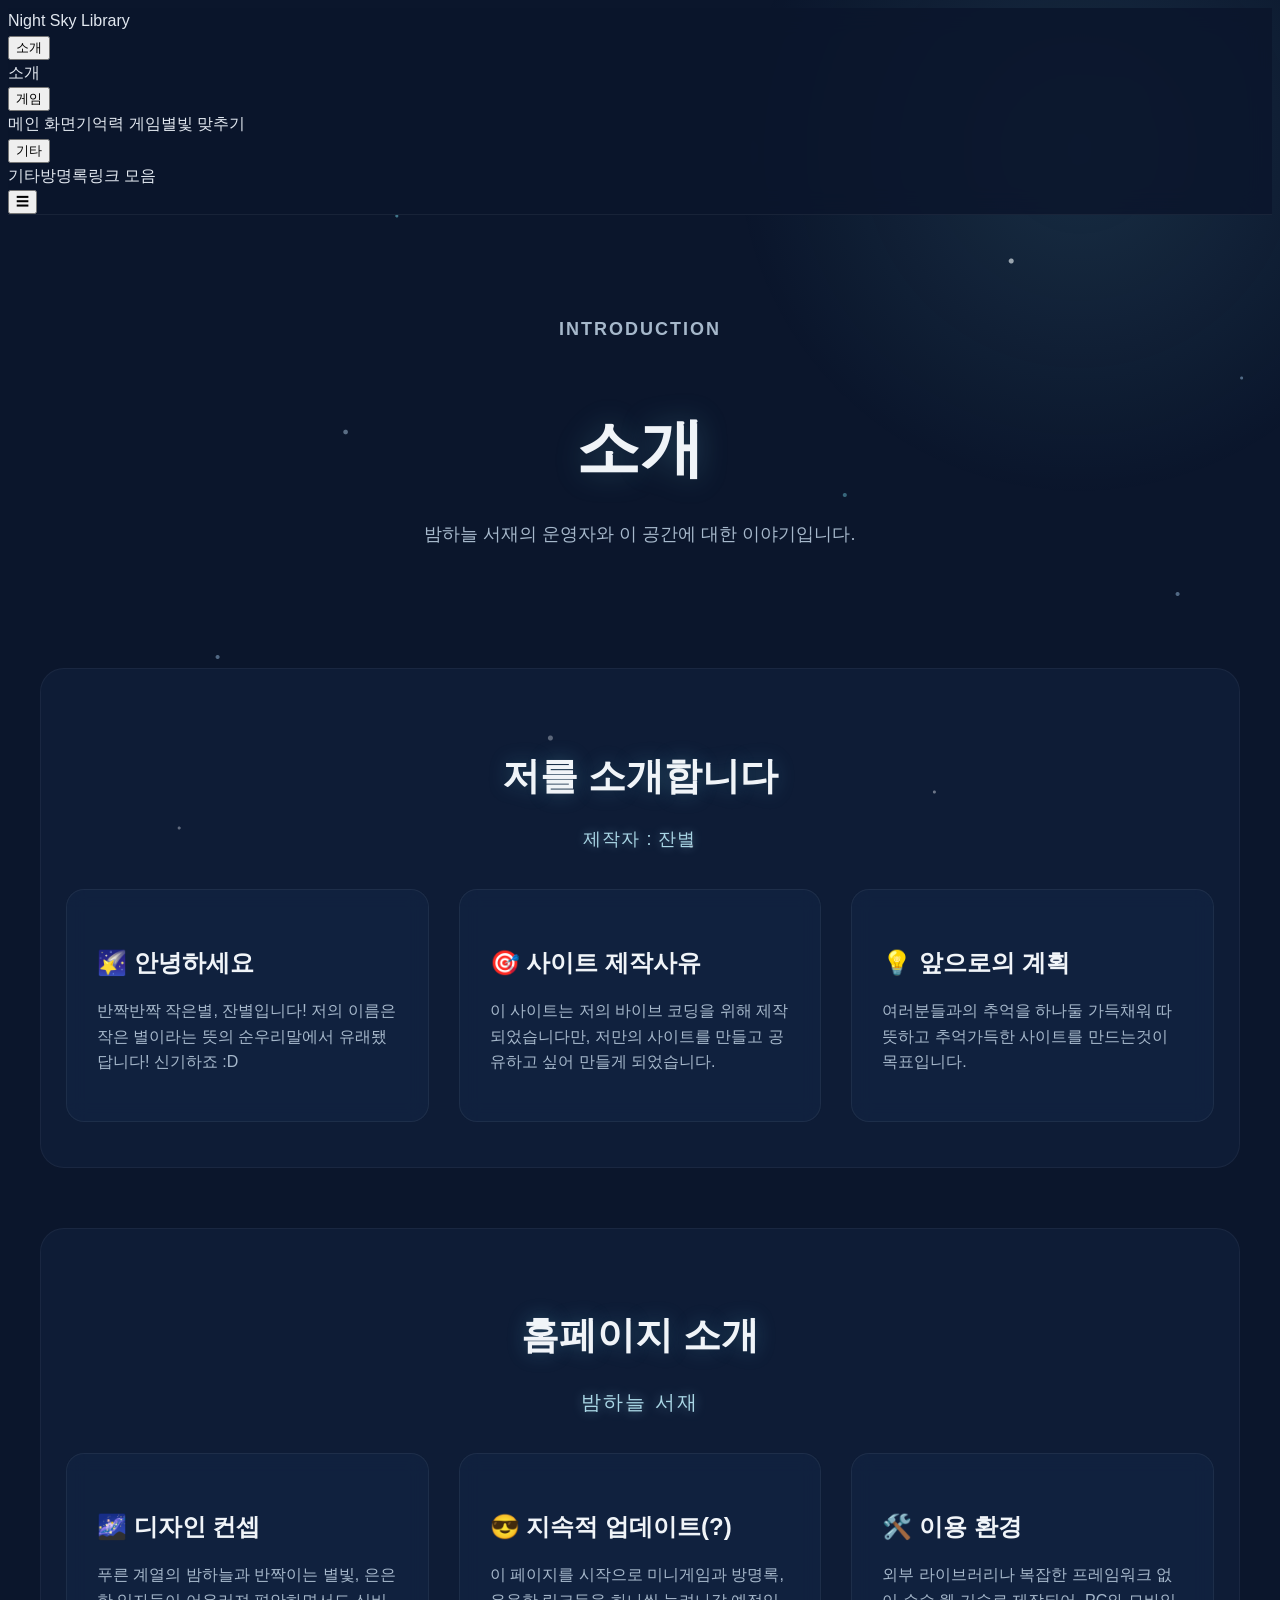
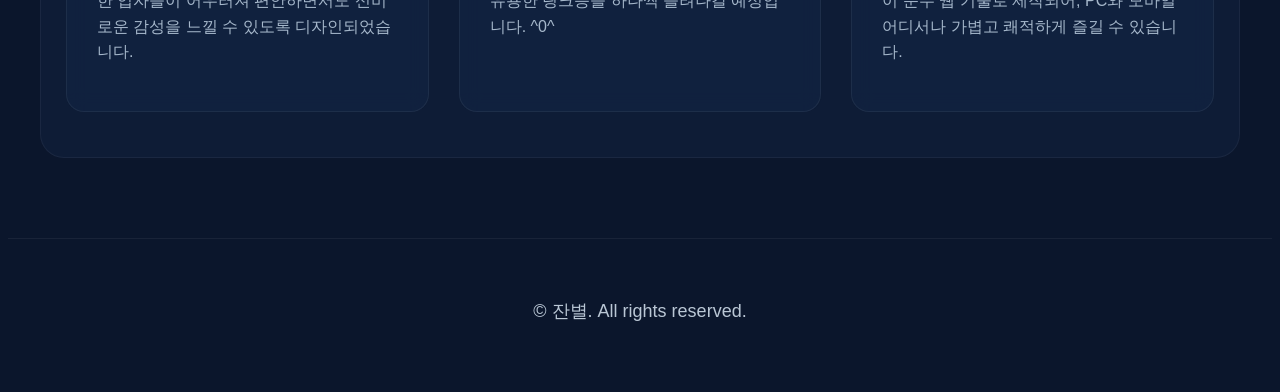
<file: pages/intro-home.html>
<!--
파일 위치:
/pages/intro-home.html
-->
<!DOCTYPE html>
<html lang="ko">
<head>
  <meta charset="UTF-8" />
  <meta name="viewport" content="width=device-width, initial-scale=1.0" />
  <meta name="description" content="밤하늘 서재 운영자 소개 및 홈페이지 소개 페이지" />
  <title>소개 - 밤하늘 서재</title>
  <link rel="stylesheet" href="../css/style.css" />
  <script src="../js/header.js" defer></script>
</head>
<body>
  <div class="page-background" aria-hidden="true">
    <div class="stars"></div>
    <div class="particles"></div>
    <div class="fireflies"></div>
  </div>

  <div id="site-header"></div>

  <main class="sub-page">
    <!-- Hero 섹션 -->
    <section class="hero" style="min-height: auto; padding: 60px 20px 40px;">
      <div class="hero-content">
        <p class="hero-kicker">Introduction</p>
        <h1 class="hero-title">소개</h1>
        <p class="hero-description">
          밤하늘 서재의 운영자와 이 공간에 대한 이야기입니다.
        </p>
      </div>
    </section>

    <!-- 1. 나에 대한 소개 섹션 -->
    <section style="margin-top: 40px; background: rgba(22, 40, 74, 0.35); border: 1px solid rgba(255, 255, 255, 0.05); border-radius: 24px; padding: 45px 25px;">
      <h2 style="font-size: 38px; margin-bottom: 0px; color: #F0F4F8; text-align: center; text-shadow: 0 0 20px rgba(118,215,234,0.25);">저를 소개합니다</h2>
      <p style="font-size: 18px; font-weight: 500; color: #A9D6E5; text-align: center; margin-bottom: 35px; letter-spacing: 1px; text-shadow: 0 0 10px rgba(169,214,229,0.4);">제작자 : 잔별</p>
      
      <div class="card-grid" style="margin-top: 0; padding: 0;">
        <article class="card">
          <h3>🌠 안녕하세요</h3>
          <p>반짝반짝 작은별, 잔별입니다!  저의 이름은 작은 별이라는 뜻의 순우리말에서 유래됐답니다! 신기하죠 :D</p>
        </article>

        <article class="card">
          <h3>🎯 사이트 제작사유</h3>
          <p>이 사이트는 저의 바이브 코딩을 위해 제작되었습니다만, 저만의 사이트를 만들고 공유하고 싶어 만들게 되었습니다.</p>
        </article>

        <article class="card">
          <h3>💡 앞으로의 계획</h3>
          <p>여러분들과의 추억을 하나둘 가득채워 따뜻하고 추억가득한 사이트를 만드는것이 목표입니다.</p>
        </article>
      </div>
    </section>

    <!-- 2. 홈페이지 소개 섹션 -->
    <section style="margin-top: 60px; background: rgba(22, 40, 74, 0.35); border: 1px solid rgba(255, 255, 255, 0.05); border-radius: 24px; padding: 45px 25px;">
      <h2 style="font-size: 38px; margin-bottom: 0px; color: #F0F4F8; text-align: center; text-shadow: 0 0 20px rgba(118,215,234,0.25);">홈페이지 소개</h2>
      <p style="font-size: 20px; font-weight: 500; color: #A9D6E5; text-align: center; margin-bottom: 35px; letter-spacing: 2px; text-shadow: 0 0 12px rgba(169,214,229,0.4);">밤하늘 서재</p>

      <div class="card-grid" style="margin-top: 0; padding: 0;">
        <article class="card">
          <h3>🌌 디자인 컨셉</h3>
          <p>푸른 계열의 밤하늘과 반짝이는 별빛, 은은한 입자들이 어우러져 편안하면서도 신비로운 감성을 느낄 수 있도록 디자인되었습니다.</p>
        </article>

        <article class="card">
          <h3>😎 지속적 업데이트(?)</h3>
          <p>이 페이지를 시작으로 미니게임과 방명록, 유용한 링크등을 하나씩 늘려나갈 예정입니다.    ^0^</p>
        </article>

        <article class="card">
          <h3>🛠️ 이용 환경</h3>
          <p>외부 라이브러리나 복잡한 프레임워크 없이 순수 웹 기술로 제작되어, PC와 모바일 어디서나 가볍고 쾌적하게 즐길 수 있습니다.</p>
        </article>
      </div>
    </section>
  </main>

  <footer>
    <p>&copy; 잔별. All rights reserved.</p>
  </footer>

  <noscript>
    <div class="noscript-message">
      이 홈페이지는 일부 기능에 JavaScript가 필요합니다.
    </div>
  </noscript>
</body>
</html>
</file>
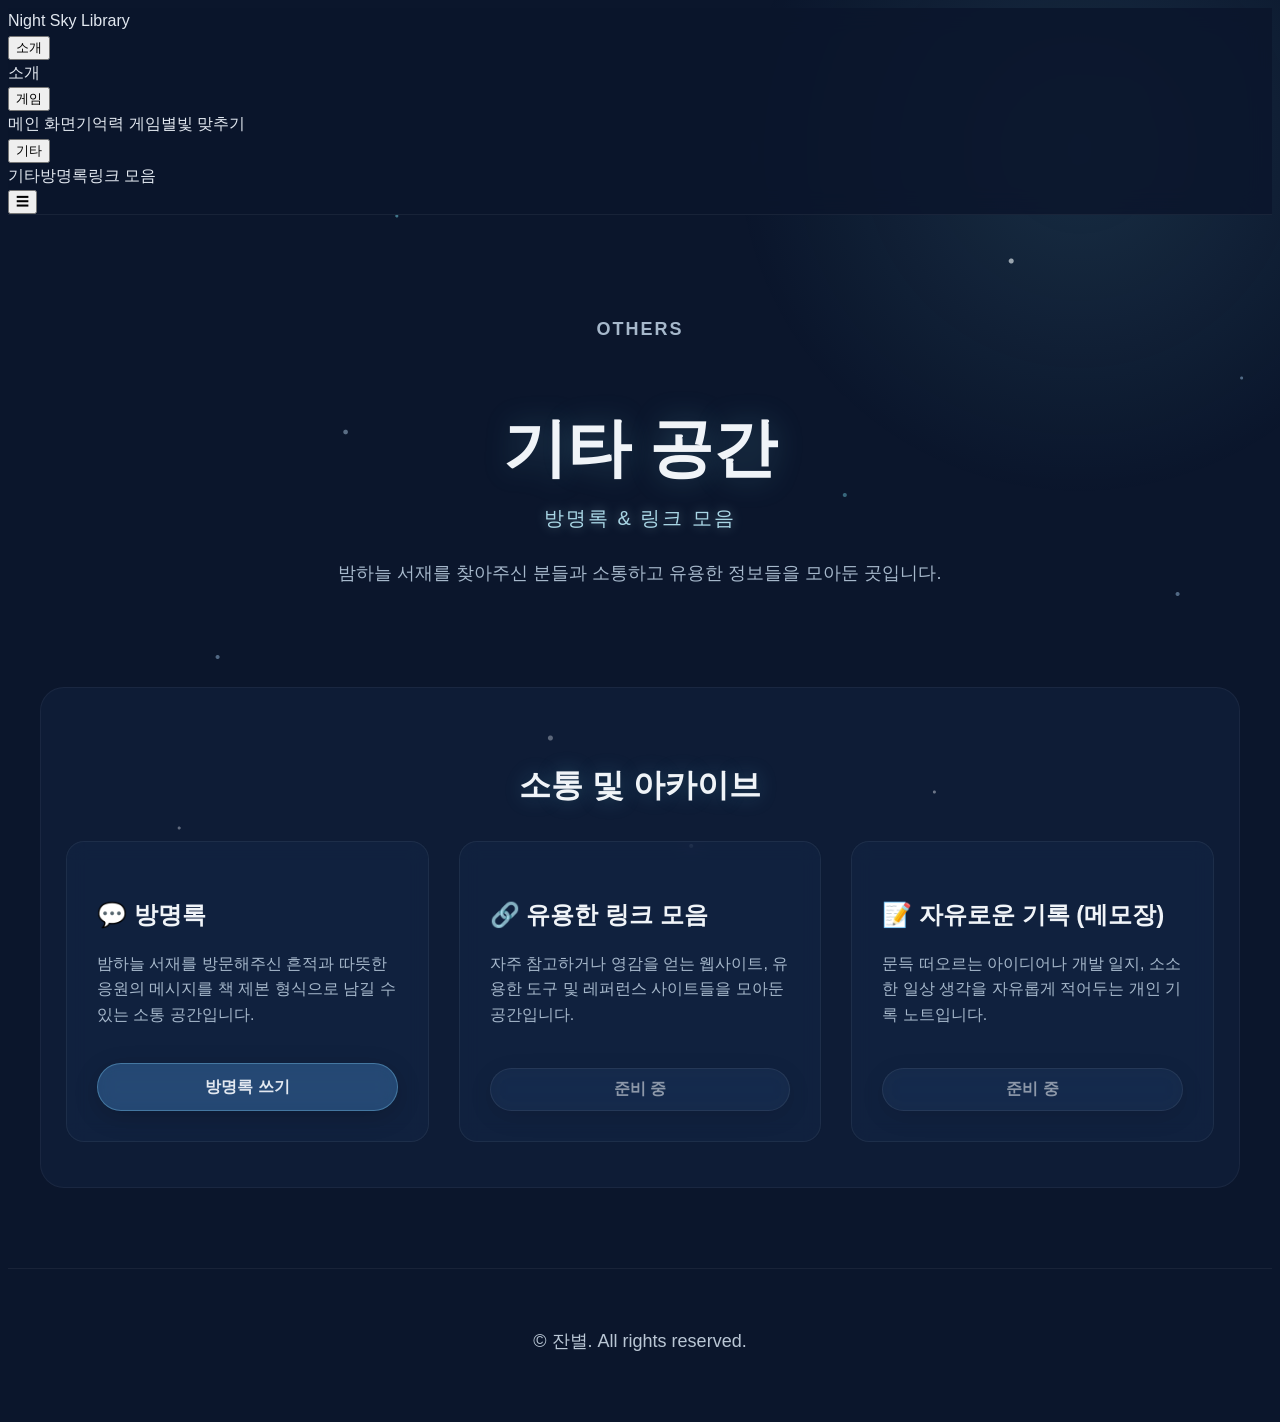
<file: pages/others.html>
<!--
파일 위치:
/pages/others.html
-->
<!DOCTYPE html>
<html lang="ko">
<head>
  <meta charset="UTF-8" />
  <meta name="viewport" content="width=device-width, initial-scale=1.0" />
  <meta name="description" content="밤하늘 서재 기타 공간 및 방명록, 링크 모음" />
  <title>기타 - 밤하늘 서재</title>
  <link rel="stylesheet" href="../css/style.css" />
  <script src="../js/header.js" defer></script>
</head>
<body>
  <div class="page-background" aria-hidden="true">
    <div class="stars"></div>
    <div class="particles"></div>
    <div class="fireflies"></div>
  </div>

  <div id="site-header"></div>

  <main class="sub-page">
    <!-- Hero 섹션 -->
    <section class="hero" style="min-height: auto; padding: 60px 20px 40px;">
      <div class="hero-content">
        <p class="hero-kicker">Others</p>
        <h1 class="hero-title" style="margin-bottom: 2px;">기타 공간</h1>
        <p style="font-size: 20px; font-weight: 500; color: #A9D6E5; text-align: center; margin-bottom: 25px; letter-spacing: 2px; text-shadow: 0 0 12px rgba(169,214,229,0.4);">방명록 & 링크 모음</p>
        <p class="hero-description">
          밤하늘 서재를 찾아주신 분들과 소통하고 유용한 정보들을 모아둔 곳입니다.
        </p>
      </div>
    </section>

    <!-- 콘텐츠 섹션 -->
    <section style="margin-top: 20px; background: rgba(22, 40, 74, 0.35); border: 1px solid rgba(255, 255, 255, 0.05); border-radius: 24px; padding: 45px 25px;">
      <h2 style="font-size: 32px; margin-bottom: 30px; color: #F0F4F8; text-align: center; text-shadow: 0 0 20px rgba(118,215,234,0.25);">소통 및 아카이브</h2>
      
      <div class="card-grid" style="margin-top: 0; padding: 0;">
        <article class="card" style="display: flex; flex-direction: column; justify-content: space-between; box-sizing: border-box;">
          <div>
            <h3>💬 방명록</h3>
            <p>밤하늘 서재를 방문해주신 흔적과 따뜻한 응원의 메시지를 책 제본 형식으로 남길 수 있는 소통 공간입니다.</p>
          </div>
          <div style="margin-top: 20px; width: 100%;">
            <a href="guestbook.html" class="btn btn-primary" style="display: block; width: 100%; text-align: center; box-sizing: border-box; padding: 10px 15px;">방명록 쓰기</a>
          </div>
        </article>

        <article class="card" style="display: flex; flex-direction: column; justify-content: space-between; box-sizing: border-box;">
          <div>
            <h3>🔗 유용한 링크 모음</h3>
            <p>자주 참고하거나 영감을 얻는 웹사이트, 유용한 도구 및 레퍼런스 사이트들을 모아둔 공간입니다.</p>
          </div>
          <div style="margin-top: 20px; width: 100%;">
            <button class="btn btn-secondary" style="display: block; width: 100%; cursor: not-allowed; opacity: 0.6; box-sizing: border-box; padding: 10px 15px;">준비 중</button>
          </div>
        </article>

        <article class="card" style="display: flex; flex-direction: column; justify-content: space-between; box-sizing: border-box;">
          <div>
            <h3>📝 자유로운 기록 (메모장)</h3>
            <p>문득 떠오르는 아이디어나 개발 일지, 소소한 일상 생각을 자유롭게 적어두는 개인 기록 노트입니다.</p>
          </div>
          <div style="margin-top: 20px; width: 100%;">
            <button class="btn btn-secondary" style="display: block; width: 100%; cursor: not-allowed; opacity: 0.6; box-sizing: border-box; padding: 10px 15px;">준비 중</button>
          </div>
        </article>
      </div>
    </section>
  </main>

  <footer>
    <p>&copy; 잔별. All rights reserved.</p>
  </footer>

  <noscript>
    <div class="noscript-message">
      이 홈페이지는 일부 기능에 JavaScript가 필요합니다.
    </div>
  </noscript>
</body>
</html>
</file>
<file: css/style.css>
<!--
파일 위치:
/css/style.css
-->
/*
=========================================
파일 위치
/css/style.css
Project : Small Star
Version : v0.3.0 (Complete Style Integration)
=========================================
*/

/* ===========================
   기본 설정
=========================== */

*{
    margin:0;
    padding:0;
    box-sizing:border-box;
}

html{
    scroll-behavior:smooth;
}

body{
    background:#0B162C;
    color:#E2E8F0;
    font-family:
    "Pretendard",
    "Malgun Gothic",
    sans-serif;
    line-height:1.6;
    min-height:100vh;
    overflow-x:hidden;
    position: relative;
}

/* ===========================
   공통 레이아웃
=========================== */

.container{
    width:100%;
    max-width:1200px;
    margin:0 auto;
    padding:0 20px;
}

/* 하위 페이지 공통 래퍼 */
.sub-page {
    max-width: 1200px;
    margin: 40px auto;
    padding: 0 20px;
    min-height: calc(100vh - 280px);
}

/* ===========================
   링크
=========================== */

a{
    color:inherit;
    text-decoration:none;
}

/* ===========================
   이미지
=========================== */

img{
    display:block;
    max-width:100%;
}

/* ===========================
   제목
=========================== */

h1{
    font-size:48px;
    font-weight:700;
    color:#F0F4F8;
}

h2{
    font-size:34px;
    margin-bottom:20px;
    color:#E2E8F0;
}

h3{
    font-size:24px;
    color:#E2E8F0;
}

/* ===========================
   문단
=========================== */

p{
    font-size:18px;
    color:#BAC7D5;
}

/* ===========================
   버튼 (파스텔 유리 질감)
=========================== */

.button, .btn{
    display:inline-block;
    padding:10px 22px;
    font-size:16px;
    background:rgba(56, 113, 179, 0.3);
    backdrop-filter: blur(10px);
    -webkit-backdrop-filter: blur(10px);
    color:#E2E8F0;
    border-radius:50px;
    font-weight:600;
    transition:.3s;
    box-shadow:0 6px 24px 0 rgba(0, 0, 0, 0.2);
    border: 1px solid rgba(130, 210, 245, 0.25);
    cursor: pointer;
    text-align: center;
}

.button:hover, .btn:hover{
    background:rgba(118, 215, 234, 0.25);
    border-color:rgba(130, 210, 245, 0.7);
    transform:translateY(-2px);
    box-shadow:0 0 20px rgba(118, 215, 234, 0.3);
    color:#FFFFFF;
}

.btn-primary {
    background: rgba(85, 160, 230, 0.3);
    border: 1px solid rgba(130, 210, 245, 0.35);
}
.btn-primary:hover {
    background: rgba(118, 215, 234, 0.4);
}

.btn-secondary {
    background: rgba(45, 80, 130, 0.3);
    border: 1px solid rgba(255, 255, 255, 0.12);
}
.btn-secondary:hover {
    background: rgba(60, 105, 170, 0.45);
}

.btn-ghost {
    background: rgba(255, 255, 255, 0.03);
    border: 1px solid rgba(255, 255, 255, 0.12);
}
.btn-ghost:hover {
    background: rgba(255, 255, 255, 0.08);
}

/* ===========================
   Header
=========================== */

.site-header{
    position:sticky;
    top:0;
    left:0;
    width:100%;
    z-index:1000;
    background:rgba(11, 22, 44, 0.85);
    backdrop-filter:blur(12px);
    border-bottom:1px solid rgba(255,255,255,0.06);
}

.header-inner{
    max-width:1200px;
    margin:0 auto;
    padding:18px 20px;
    display:flex;
    justify-content:space-between;
    align-items:center;
}

.logo{
    font-size:28px;
    font-weight:700;
    letter-spacing:1px;
    color:#F0F4F8;
    transition:.3s;
}

.logo:hover{
    color:#76D7EA;
}

.logo span{
    color:#76D7EA;
}

.nav{
    display:flex;
    gap:30px;
    align-items: center;
}

.nav a{
    position:relative;
    font-size:17px;
    color:#BAC7D5;
    transition:.3s;
}

.nav a:hover{
    color:#76D7EA;
}

.nav a::after{
    content:"";
    position:absolute;
    left:0;
    bottom:-6px;
    width:0;
    height:2px;
    background:#76D7EA;
    transition:.3s;
}

.nav a:hover::after{
    width:100%;
}

/* ===========================
   Hero
=========================== */

.hero{
    display:flex;
    justify-content:center;
    align-items:center;
    text-align:center;
    min-height:calc(100vh - 80px);
    padding:120px 20px;
}

.hero-content{
    max-width:760px;
}

.hero-kicker {
    font-size: 16px;
    font-weight: 600;
    color: #76D7EA;
    letter-spacing: 2px;
    text-transform: uppercase;
    margin-bottom: 12px;
}

.hero h1, .hero-title{
    margin-bottom:20px;
    font-size:64px;
    text-shadow:0 0 30px rgba(118,215,234,0.25);
    color: #F0F4F8;
}

.hero p, .hero-description{
    max-width:700px;
    margin:0 auto 40px;
    color:#A6B8CB;
    font-size: 18px;
}

.hero-buttons, .hero-actions{
    display:flex;
    justify-content:center;
    gap:16px;
    flex-wrap:wrap;
}

/* ===========================
   카드 및 그리드 시스템
=========================== */

.card-grid, .info-grid{
    display:grid;
    grid-template-columns:repeat(auto-fit,minmax(280px,1fr));
    gap:30px;
    margin-top:60px;
    max-width: 1200px;
    margin-left: auto;
    margin-right: auto;
    padding: 0 20px;
}

.card, .info-card{
    background:rgba(22, 40, 74, 0.45);
    backdrop-filter: blur(10px);
    border:1px solid rgba(255,255,255,0.06);
    border-radius:18px;
    padding:30px;
    transition:.35s;
}

.card:hover, .info-card:hover{
    transform:translateY(-8px);
    border-color:rgba(118, 215, 234, 0.4);
    box-shadow:0 15px 40px rgba(0,0,0,0.25);
    background:rgba(28, 50, 90, 0.6);
}

.card h3, .info-card h2{
    margin-bottom:15px;
    font-size: 24px;
    color: #F0F4F8;
}

.card p, .info-card p{
    color:#A6B8CB;
    font-size: 16px;
}

/* ===========================
   업데이트 패널
=========================== */

.update-panel{
    max-width: 1200px;
    margin: 60px auto 0;
    padding: 40px 20px;
}

.update-panel h2 {
    font-size: 28px;
    margin-bottom: 20px;
    color: #F0F4F8;
}

.update-list{
    background: rgba(22, 40, 74, 0.45);
    backdrop-filter: blur(10px);
    border: 1px solid rgba(255,255,255,0.06);
    border-radius: 18px;
    padding: 30px;
    list-style-position: inside;
    display: flex;
    flex-direction: column;
    gap: 12px;
}

.update-list li {
    color: #A6B8CB;
    font-size: 17px;
}

/* ===========================
   입력 및 폼 공통 스타일 (방명록, 게임 등 대응)
=========================== */

input, textarea {
    width: 100%;
    padding: 14px 18px;
    background: rgba(22, 40, 74, 0.6);
    border: 1px solid rgba(255, 255, 255, 0.1);
    border-radius: 12px;
    color: #E2E8F0;
    font-size: 16px;
    font-family: inherit;
    outline: none;
    transition: 0.3s;
}

input:focus, textarea:focus {
    border-color: #76D7EA;
    box-shadow: 0 0 12px rgba(118, 215, 234, 0.2);
}

/* ===========================
   Footer
=========================== */

footer{
    text-align:center;
    padding:40px 20px;
    color:#7A92AB;
    border-top:1px solid rgba(255,255,255,0.06);
    margin-top: 80px;
}

/* ===========================
   배경 시스템 (별, 입자, 반딧불이 구조 지원)
=========================== */

.page-background {
    position: fixed;
    inset: 0;
    pointer-events: none;
    z-index: -2;
    overflow: hidden;
}

.stars, .particles, .fireflies {
    position: absolute;
    inset: 0;
}

body::before{
    content:"";
    position:fixed;
    inset:0;
    pointer-events:none;
    opacity:.7;
    z-index:-2;
    background-image:
    radial-gradient(circle at 8% 12%, rgba(255,255,255,.85) 1px, transparent 2px),
    radial-gradient(circle at 17% 73%, rgba(180,220,255,.6) 1.5px, transparent 2.5px),
    radial-gradient(circle at 31% 24%, rgba(118,215,234,.7) 1px, transparent 2px),
    radial-gradient(circle at 43% 82%, rgba(255,255,255,.7) 2px, transparent 3px),
    radial-gradient(circle at 58% 17%, rgba(200,230,255,.8) 1.2px, transparent 2.2px),
    radial-gradient(circle at 66% 55%, rgba(118,215,234,.6) 1.5px, transparent 2.5px),
    radial-gradient(circle at 79% 29%, rgba(255,255,255,.85) 2px, transparent 3px),
    radial-gradient(circle at 92% 66%, rgba(180,220,255,.6) 1.5px, transparent 2.5px),
    radial-gradient(circle at 14% 92%, rgba(255,255,255,.75) 1px, transparent 2px),
    radial-gradient(circle at 27% 48%, rgba(200,230,255,.6) 1.8px, transparent 2.8px),
    radial-gradient(circle at 39% 6%, rgba(118,215,234,.7) 1px, transparent 2px),
    radial-gradient(circle at 54% 94%, rgba(255,255,255,.7) 1.5px, transparent 2.5px),
    radial-gradient(circle at 73% 88%, rgba(255,255,255,.85) 1px, transparent 2px),
    radial-gradient(circle at 88% 11%, rgba(118,215,234,.65) 2px, transparent 3px),
    radial-gradient(circle at 97% 42%, rgba(180,220,255,.6) 1px, transparent 2px);
    animation:starFloat 35s ease-in-out infinite alternate;
}

@keyframes starFloat{
    0%{
        transform:translateY(0) scale(1);
        opacity:.65;
    }
    50%{
        opacity:.9;
    }
    100%{
        transform:translateY(-20px) scale(1.02);
        opacity:.75;
    }
}

body::after{
    content:"";
    position:fixed;
    width:700px;
    height:700px;
    top:-200px;
    right:-150px;
    border-radius:50%;
    background:radial-gradient(circle,
    rgba(118,215,234,.12),
    transparent 70%);
    pointer-events:none;
    z-index:-1;
}

/* ===========================
   Section
=========================== */

section{
    padding:80px 0;
}

/* ===========================
   Noscript 메시지
=========================== */
.noscript-message {
    text-align: center;
    padding: 20px;
    background: #16284A;
    color: #E2E8F0;
}

/* ===========================
   Responsive
=========================== */

@media (max-width:768px){

    .header-inner{
        flex-direction:column;
        gap:20px;
    }

    .nav{
        gap:18px;
        flex-wrap:wrap;
        justify-content:center;
    }

    h1, .hero-title{
        font-size:36px;
    }

    p, .hero-description{
        font-size:16px;
    }

    .hero{
        min-height:auto;
        padding:80px 20px;
    }

    .hero-buttons, .hero-actions{
        flex-direction:column;
        align-items:center;
    }

    .hero-buttons .btn, .hero-actions .btn,
    .hero-buttons .button, .hero-actions .button {
        width: 100%;
        max-width: 260px;
    }
}
</file>
